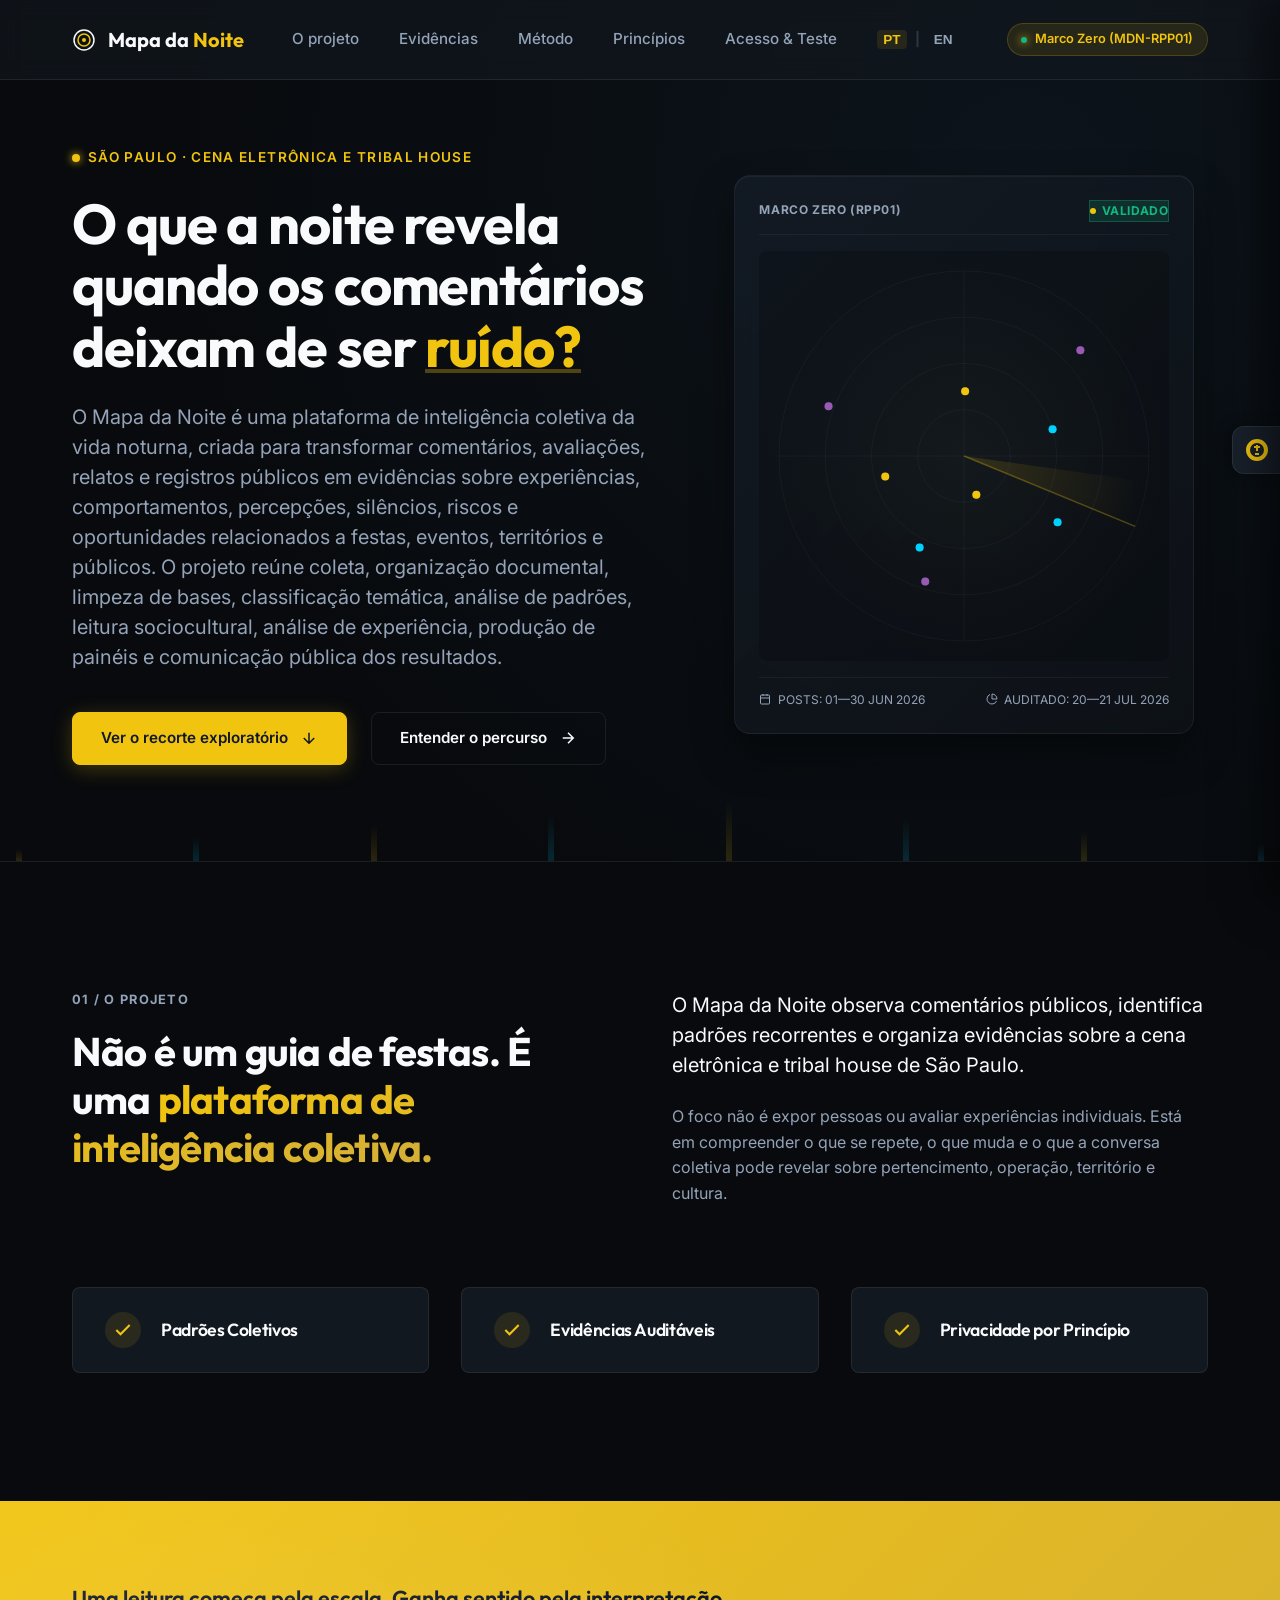
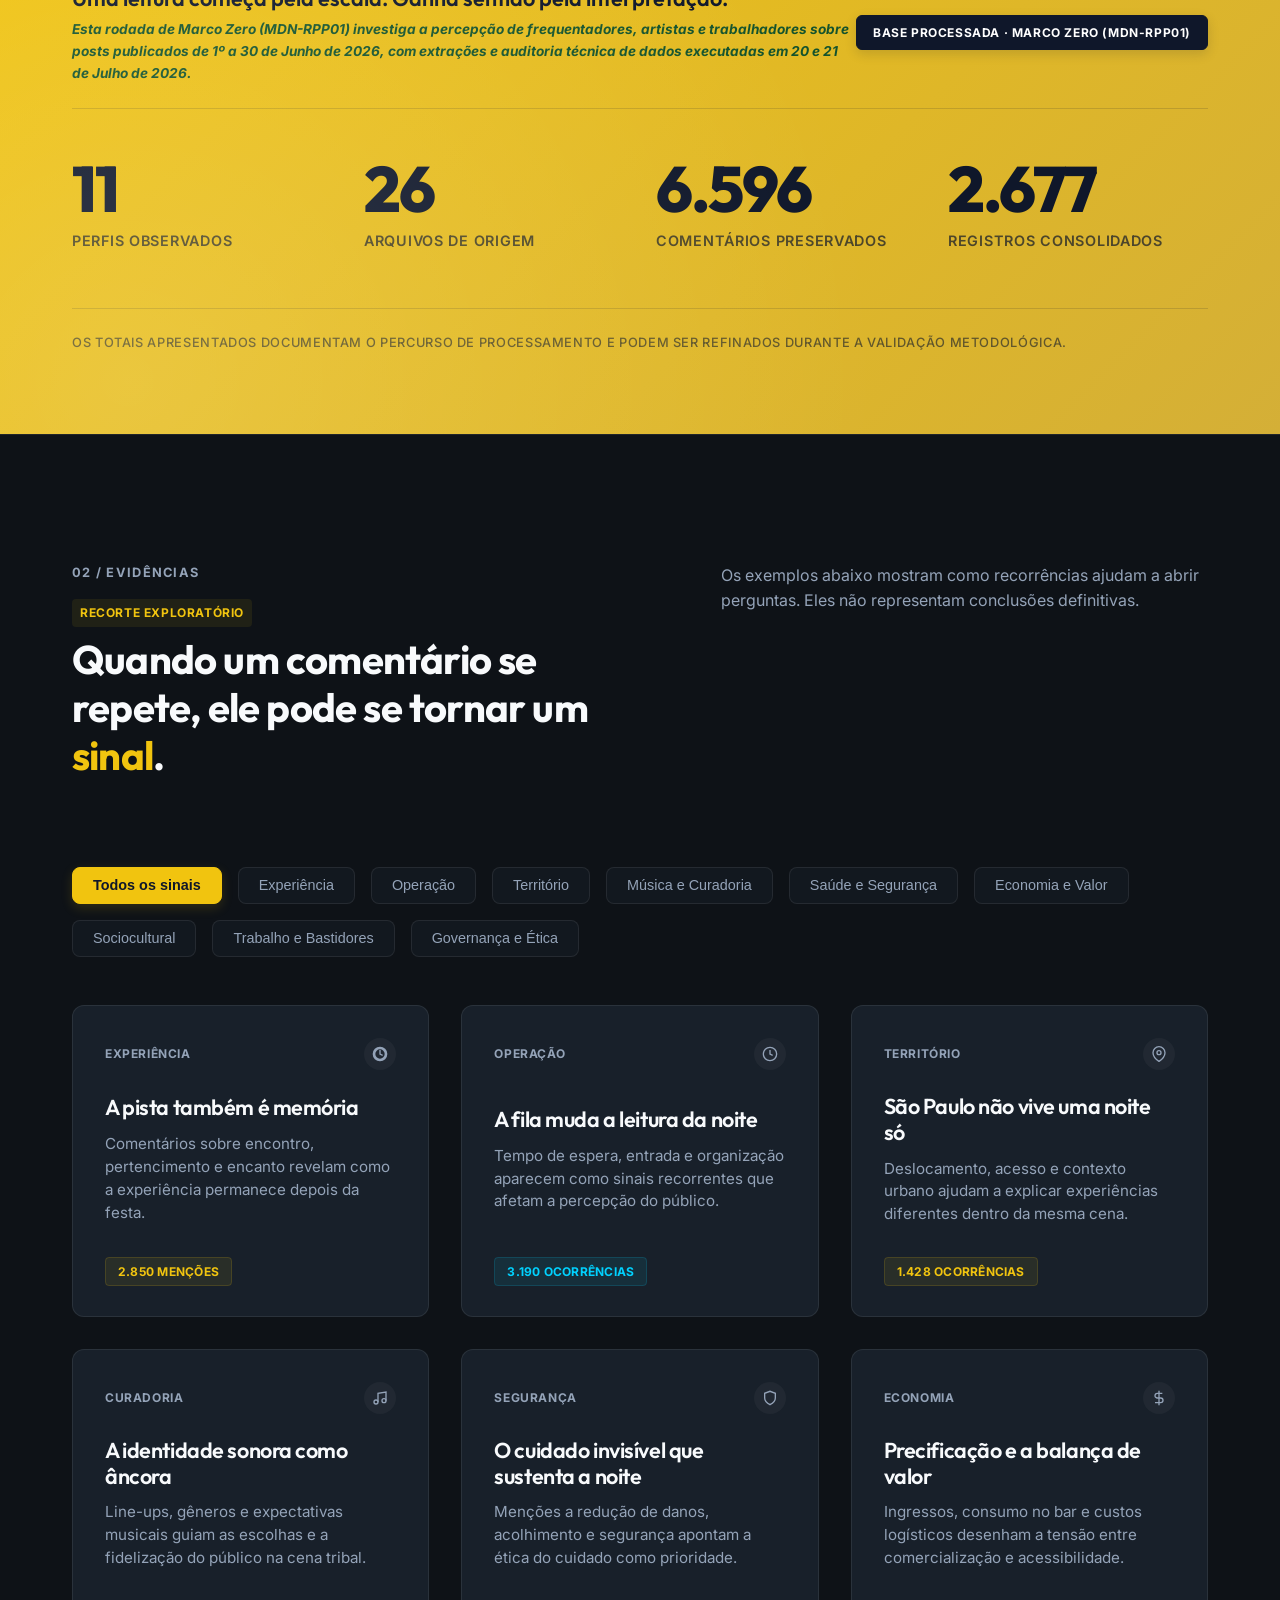
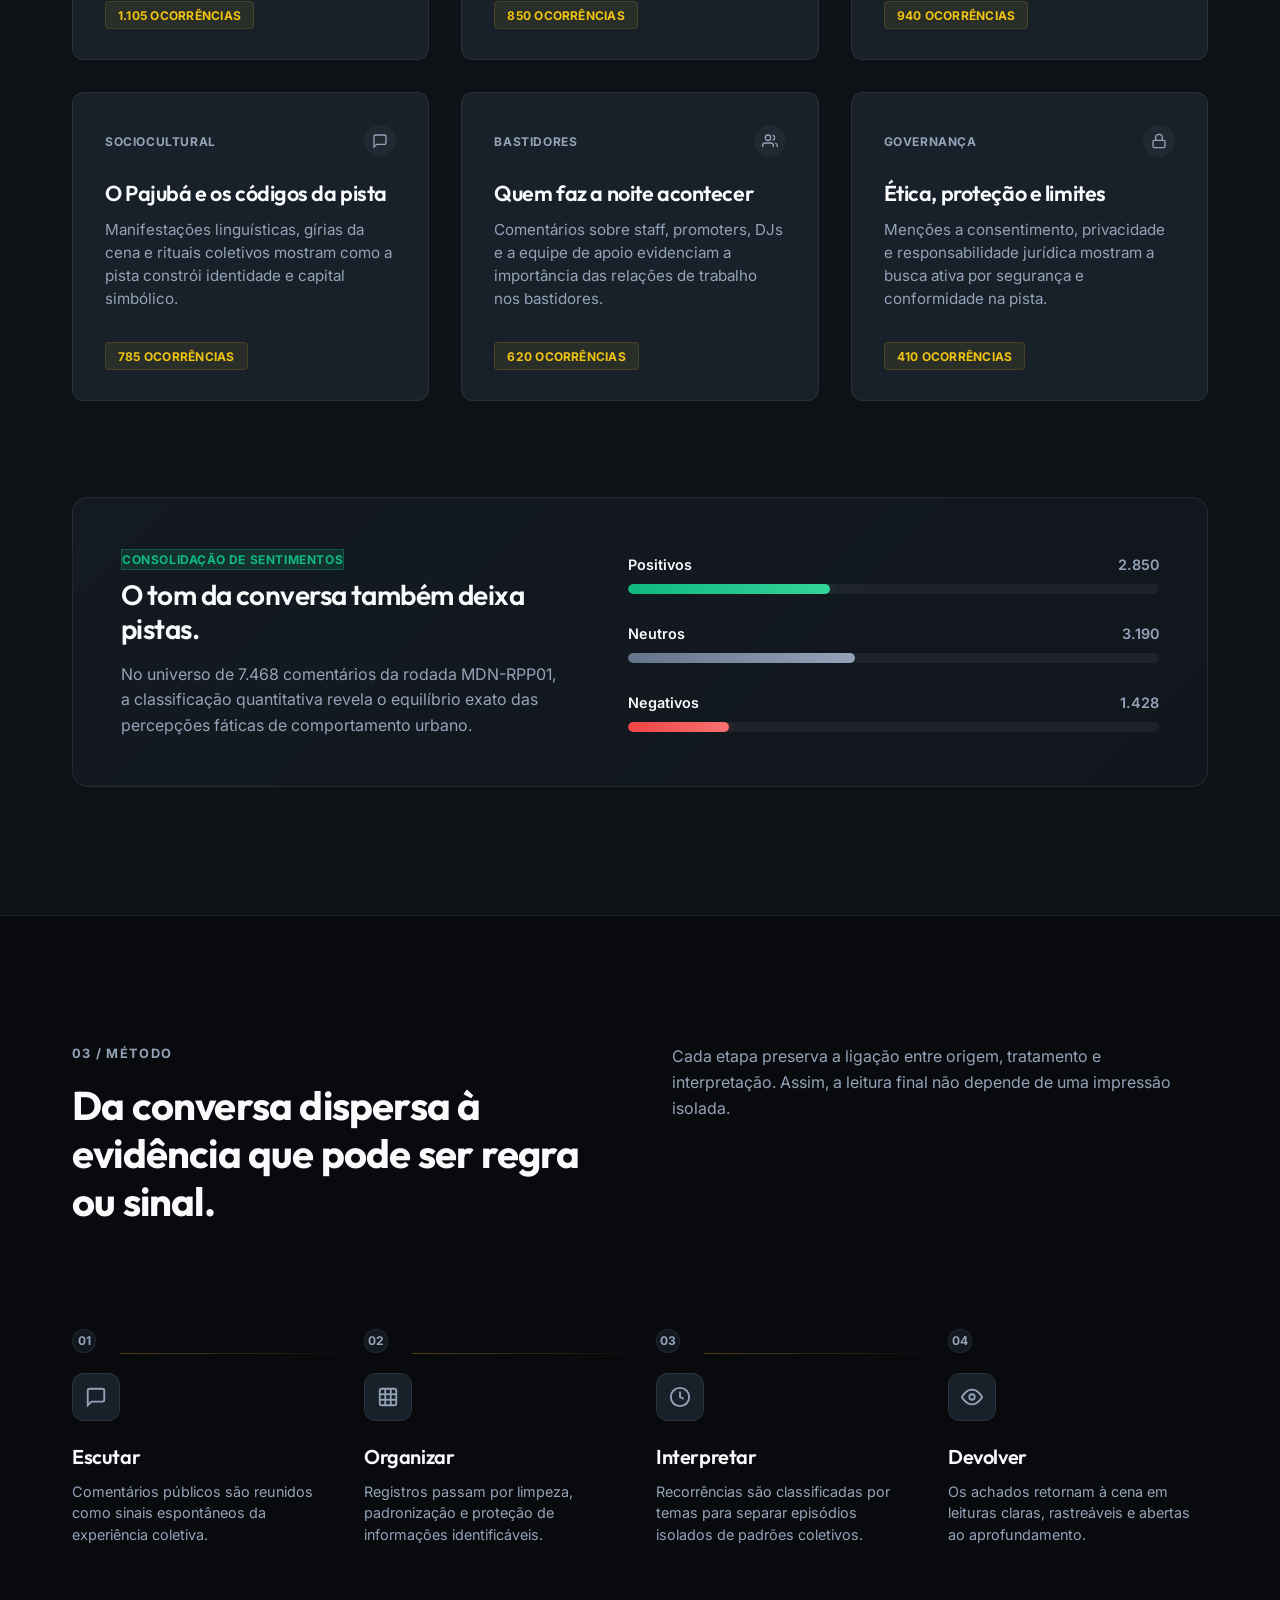
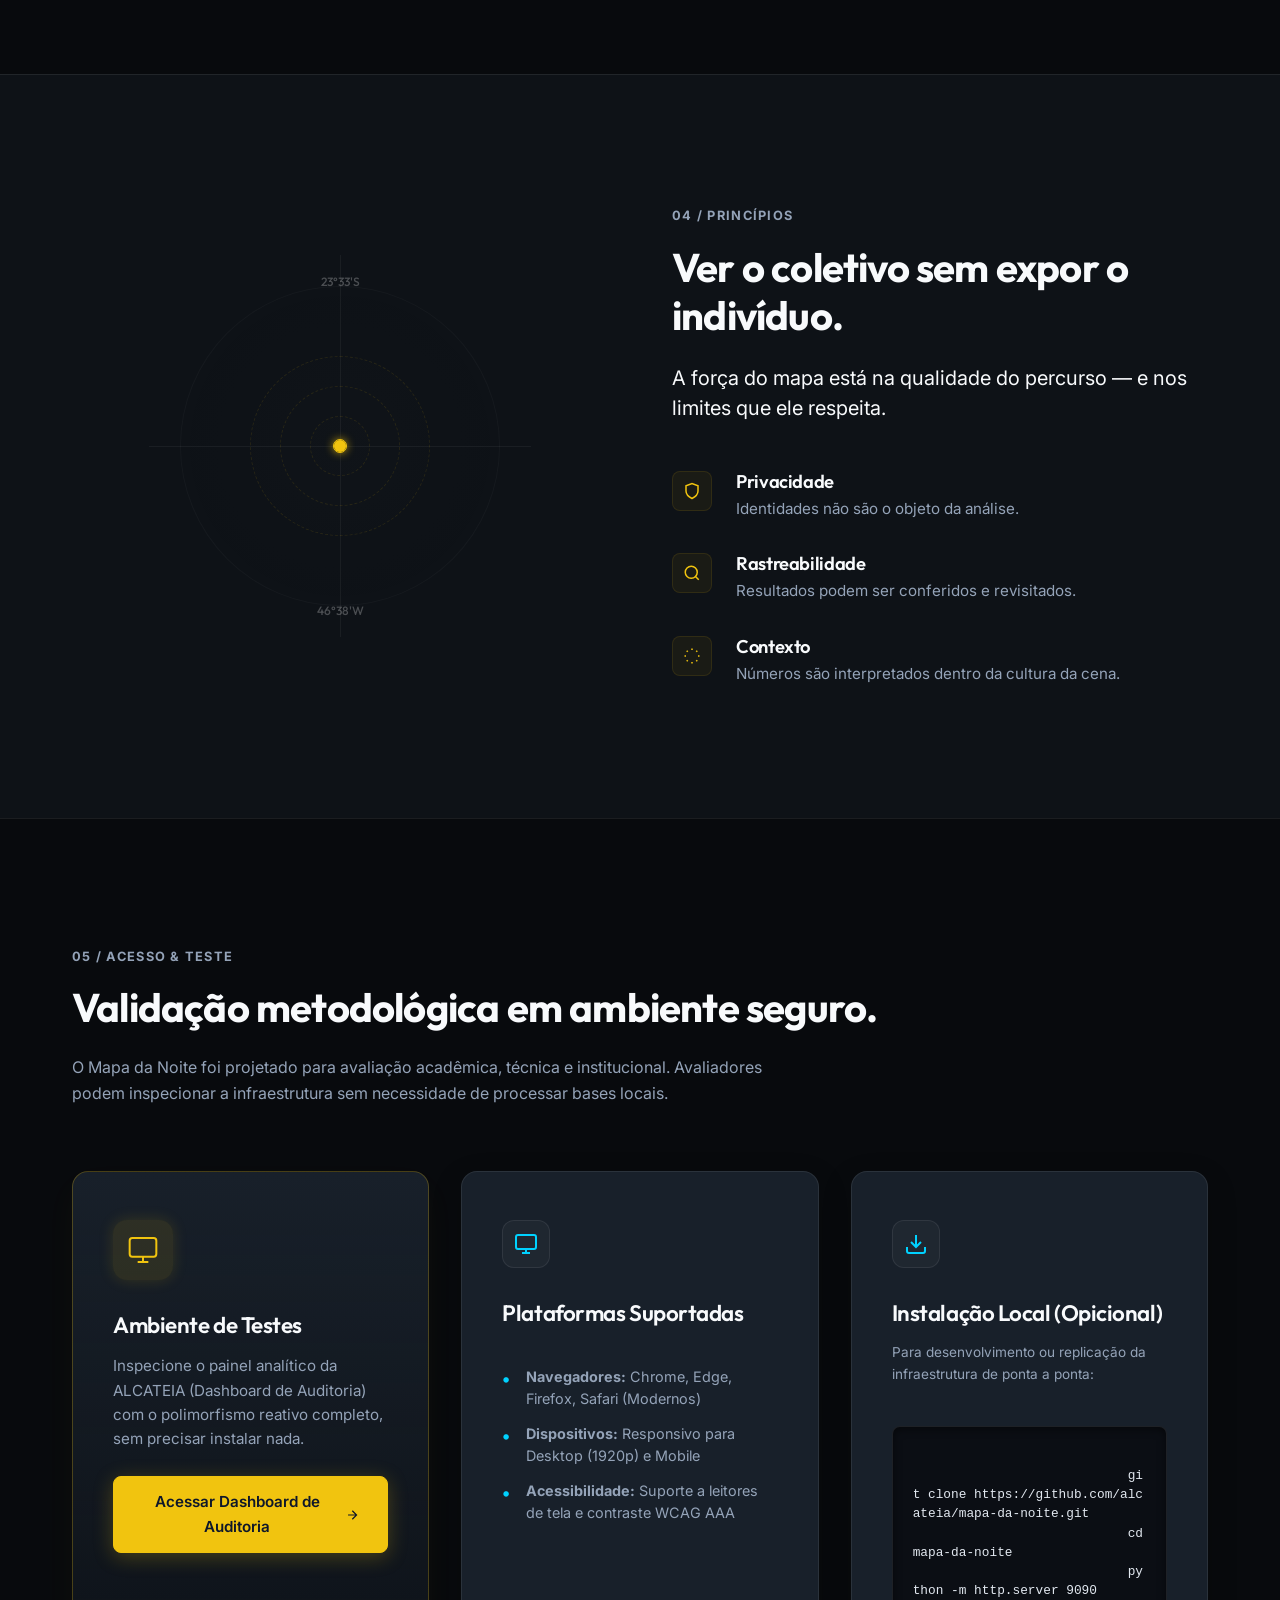
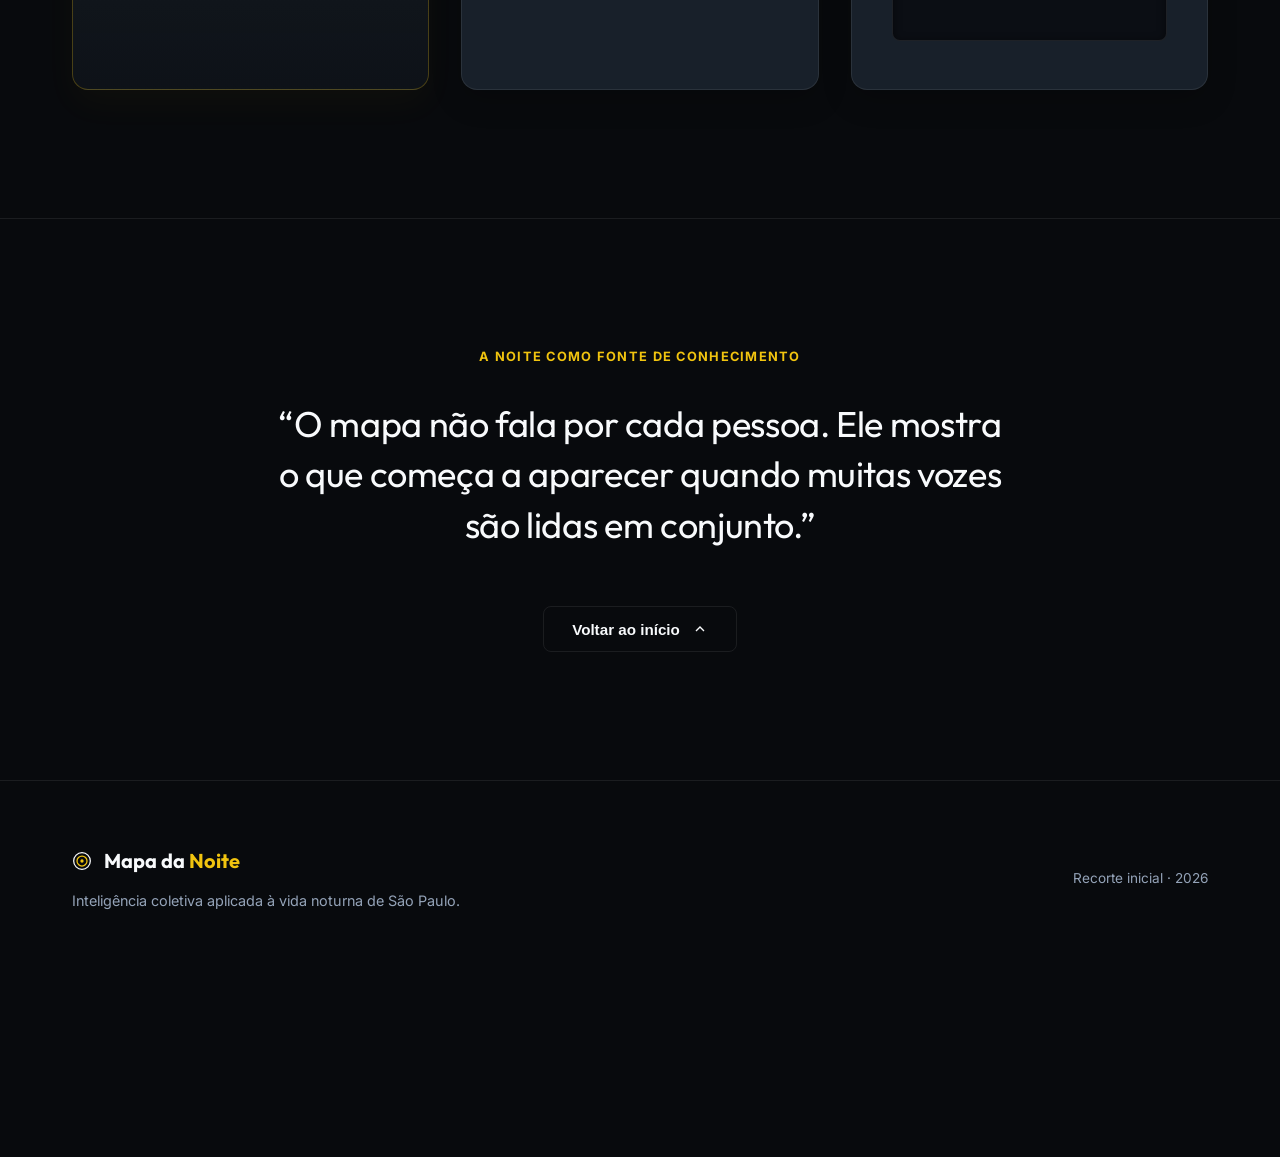
<file: index.html>
<!DOCTYPE html>
<html lang="pt-BR">
<head>
    <meta charset="UTF-8">
    <meta name="viewport" content="width=device-width, initial-scale=1.0">
    <title>Mapa da Noite - Inteligência Coletiva da Vida Noturna de São Paulo</title>
    <meta name="description" content="O Mapa da Noite transforma percepções dispersas em uma leitura coletiva, rastreável e útil sobre a vida noturna de São Paulo.">
    <!-- Google Fonts -->
    <link rel="preconnect" href="https://fonts.googleapis.com">
    <link rel="preconnect" href="https://fonts.gstatic.com" crossorigin>
    <link href="https://fonts.googleapis.com/css2?family=Inter:wght@300;400;500;600;700&family=Outfit:wght@300;400;500;600;700;800&display=swap" rel="stylesheet">
    <!-- Main Stylesheet -->
    <link rel="stylesheet" href="index.css?v=4">
    <!-- Global Error Listener for debugging -->
    <script>
        window.addEventListener('error', function(e) {
            const errorDiv = document.createElement('div');
            errorDiv.style.position = 'fixed';
            errorDiv.style.top = '0';
            errorDiv.style.left = '0';
            errorDiv.style.right = '0';
            errorDiv.style.backgroundColor = '#EF4444';
            errorDiv.style.color = '#FFFFFF';
            errorDiv.style.padding = '1.5rem';
            errorDiv.style.zIndex = '99999';
            errorDiv.style.fontFamily = 'monospace';
            errorDiv.style.fontSize = '0.9rem';
            errorDiv.style.lineHeight = '1.4';
            errorDiv.style.boxShadow = '0 5px 20px rgba(0,0,0,0.5)';
            errorDiv.innerHTML = '<strong>JS Error:</strong> ' + e.message + ' <br><strong>File:</strong> ' + e.filename + ' L:' + e.lineno + ':' + e.colno + '<br><strong>Stack:</strong> ' + (e.error ? e.error.stack : 'N/A');
            document.body.appendChild(errorDiv);
        });
    </script>
</head>
<body>
    <!-- Sticky Header -->
    <header class="main-header">
        <div class="header-container">
            <div class="logo">
                <svg class="logo-icon" viewBox="0 0 24 24" width="24" height="24">
                    <circle cx="12" cy="12" r="10" stroke="currentColor" stroke-width="1.5" fill="none"/>
                    <circle cx="12" cy="12" r="6" stroke="var(--color-primary)" stroke-width="1.5" fill="none" class="pulse-orbit"/>
                    <circle cx="12" cy="12" r="2" fill="var(--color-primary)"/>
                </svg>
                <span class="logo-text">Mapa da <span>Noite</span></span>
            </div>
            <nav class="nav-menu">
                <a href="#projeto" class="nav-link">O projeto</a>
                <a href="#evidencias" class="nav-link">Evidências</a>
                <a href="#metodo" class="nav-link">Método</a>
                <a href="#principios" class="nav-link">Princípios</a>
                <a href="#avaliacao" class="nav-link">Acesso & Teste</a>
                <div class="lang-toggle">
                    <button class="lang-btn active" data-lang="pt">PT</button>
                    <span class="lang-divider">|</span>
                    <button class="lang-btn" data-lang="en">EN</button>
                </div>
            </nav>
            <div class="header-badge">
                <span class="badge-dot" style="background-color: #10b981;"></span> Marco Zero (MDN-RPP01)
            </div>
        </div>
    </header>

    <main>
        <!-- Hero Section -->
        <section class="hero-section">
            <div class="hero-gradient-bg"></div>
            <div class="container hero-grid">
                <div class="hero-content">
                    <div class="hero-tag">
                        <span class="tag-pin"></span> São Paulo · Cena Eletrônica e Tribal House
                    </div>
                    <h1 class="hero-title">
                        O que a noite revela quando os comentários deixam de ser <span class="highlight-text">ruído?</span>
                    </h1>
                    <p class="hero-subtitle">
                        O Mapa da Noite é uma plataforma de inteligência coletiva da vida noturna, criada para transformar comentários, avaliações, relatos e registros públicos em evidências sobre experiências, comportamentos, percepções, silêncios, riscos e oportunidades relacionados a festas, eventos, territórios e públicos. O projeto reúne coleta, organização documental, limpeza de bases, classificação temática, análise de padrões, leitura sociocultural, análise de experiência, produção de painéis e comunicação pública dos resultados.
                    </p>
                    <div class="hero-actions">
                        <a href="#evidencias" class="btn btn-primary">
                            Ver o recorte exploratório
                            <svg viewBox="0 0 24 24" width="18" height="18" fill="none" stroke="currentColor" stroke-width="2"><path d="M12 5v14M5 12l7 7 7-7"/></svg>
                        </a>
                        <a href="#metodo" class="btn btn-secondary">
                            Entender o percurso
                            <svg viewBox="0 0 24 24" width="18" height="18" fill="none" stroke="currentColor" stroke-width="2"><path d="M5 12h14M12 5l7 7-7 7"/></svg>
                        </a>
                    </div>
                </div>
                <div class="hero-visual">
                    <div class="radar-container">
                        <div class="radar-header">
                            <span class="radar-title">MARCO ZERO (RPP01)</span>
                            <span class="radar-status" style="background-color: rgba(16, 185, 129, 0.15); color: #10b981; border: 1px solid rgba(16, 185, 129, 0.3);">VALIDADO</span>
                        </div>
                        <div class="radar-canvas-wrapper">
                            <canvas id="radarCanvas"></canvas>
                            <!-- Interactive Tooltip Overlay -->
                            <div id="radarTooltip" class="radar-tooltip">
                                <p class="tooltip-id">#OBS-000</p>
                                <p class="tooltip-text">Passe o mouse pelos pontos do radar para escutar a noite...</p>
                                <span class="tooltip-meta">Categoria</span>
                            </div>
                        </div>
                        <div class="radar-footer">
                            <span class="radar-date"><svg viewBox="0 0 24 24" width="12" height="12" fill="none" stroke="currentColor" stroke-width="2"><rect x="3" y="4" width="18" height="18" rx="2" ry="2"/><line x1="16" y1="2" x2="16" y2="6"/><line x1="8" y1="2" x2="8" y2="6"/><line x1="3" y1="10" x2="21" y2="10"/></svg> POSTS: 01—30 JUN 2026</span>
                            <span class="radar-aggregate" title="Extração e Auditoria executadas em 20-21/07/2026"><svg viewBox="0 0 24 24" width="12" height="12" fill="none" stroke="currentColor" stroke-width="2"><path d="M21.21 15.89A10 10 0 1 1 8 2.83M22 12A10 10 0 0 0 12 2v10z"/></svg> AUDITADO: 20—21 JUL 2026</span>
                        </div>
                    </div>
                </div>
            </div>
            <!-- Decorative wave or visual bottom divider -->
            <div class="hero-bars-divider">
                <div class="divider-bar" style="height: 20%"></div>
                <div class="divider-bar" style="height: 40%"></div>
                <div class="divider-bar" style="height: 60%"></div>
                <div class="divider-bar" style="height: 80%"></div>
                <div class="divider-bar" style="height: 100%"></div>
                <div class="divider-bar" style="height: 70%"></div>
                <div class="divider-bar" style="height: 50%"></div>
                <div class="divider-bar" style="height: 30%"></div>
            </div>
        </section>

        <!-- Section 1: O Projeto -->
        <section id="projeto" class="section-projeto">
            <div class="container grid-2">
                <div class="projeto-title-area">
                    <span class="section-number">01 / O PROJETO</span>
                    <h2 class="section-title">
                        Não é um guia de festas. É uma <span class="gradient-text-gold">plataforma de inteligência coletiva.</span>
                    </h2>
                </div>
                <div class="projeto-desc-area">
                    <p class="lead-text">
                        O Mapa da Noite observa comentários públicos, identifica padrões recorrentes e organiza evidências sobre a cena eletrônica e tribal house de São Paulo.
                    </p>
                    <p class="body-text">
                        O foco não é expor pessoas ou avaliar experiências individuais. Está em compreender o que se repete, o que muda e o que a conversa coletiva pode revelar sobre pertencimento, operação, território e cultura.
                    </p>
                </div>
            </div>
            
            <div class="container features-row">
                <div class="feature-card">
                    <div class="feature-icon">
                        <svg viewBox="0 0 24 24" width="20" height="20" fill="none" stroke="currentColor" stroke-width="2.5"><path d="M20 6L9 17l-5-5"/></svg>
                    </div>
                    <h3>Padrões Coletivos</h3>
                </div>
                <div class="feature-card">
                    <div class="feature-icon">
                        <svg viewBox="0 0 24 24" width="20" height="20" fill="none" stroke="currentColor" stroke-width="2.5"><path d="M20 6L9 17l-5-5"/></svg>
                    </div>
                    <h3>Evidências Auditáveis</h3>
                </div>
                <div class="feature-card">
                    <div class="feature-icon">
                        <svg viewBox="0 0 24 24" width="20" height="20" fill="none" stroke="currentColor" stroke-width="2.5"><path d="M20 6L9 17l-5-5"/></svg>
                    </div>
                    <h3>Privacidade por Princípio</h3>
                </div>
            </div>
        </section>

        <!-- Scale / Metrics Banner (Gold Banner) -->
        <section class="metrics-banner">
            <div class="container">
                <div class="metrics-header">
                    <div class="metrics-header-text">
                        <p class="metrics-lead">Uma leitura começa pela escala. Ganha sentido pela interpretação.</p>
                        <p class="metrics-sublead" style="font-size: 0.85rem !important; color: #14532D !important; font-weight: 700 !important; font-style: italic !important; line-height: 1.6 !important; margin-top: 0.25rem !important;">Esta rodada de Marco Zero (MDN-RPP01) investiga a percepção de frequentadores, artistas e trabalhadores sobre posts publicados de 1º a 30 de Junho de 2026, com extrações e auditoria técnica de dados executadas em 20 e 21 de Julho de 2026.</p>
                    </div>
                    <span class="metrics-badge" style="background-color: #0F172A !important; color: #FFFFFF !important; padding: 0.45rem 1rem !important; border-radius: 6px !important; border: 1px solid #0F172A !important; box-shadow: 0 4px 12px rgba(15, 23, 42, 0.15) !important; white-space: nowrap !important;">BASE PROCESSADA · MARCO ZERO (MDN-RPP01)</span>
                </div>
                <div class="metrics-grid">
                    <div class="metric-item">
                        <span class="metric-num" data-target="13">0</span>
                        <span class="metric-label">Perfis Observados</span>
                    </div>
                    <div class="metric-item">
                        <span class="metric-num" data-target="30">0</span>
                        <span class="metric-label">Arquivos de Origem</span>
                    </div>
                    <div class="metric-item">
                        <span class="metric-num" data-target="7468">0</span>
                        <span class="metric-label">Comentários Preservados</span>
                    </div>
                    <div class="metric-item">
                        <span class="metric-num" data-target="3032">0</span>
                        <span class="metric-label">Registros Consolidados</span>
                    </div>
                </div>
                <p class="metrics-footer">
                    Os totais apresentados documentam o percurso de processamento e podem ser refinados durante a validação metodológica.
                </p>
            </div>
        </section>

        <!-- Section 2: Evidências -->
        <section id="evidencias" class="section-evidencias">
            <div class="container evidences-intro">
                <div class="intro-left">
                    <span class="section-number">02 / EVIDÊNCIAS</span>
                    <span class="section-tag">RECORTE EXPLORATÓRIO</span>
                    <h2 class="section-title">Quando um comentário se repete, ele pode se tornar um <span class="highlight-text-gold">sinal</span>.</h2>
                </div>
                <div class="intro-right">
                    <p class="body-text">
                        Os exemplos abaixo mostram como recorrências ajudam a abrir perguntas. Eles não representam conclusões definitivas.
                    </p>
                </div>
            </div>

            <!-- Interactive Filters -->
            <div class="container filters-container">
                <button class="filter-btn active" data-filter="all">Todos os sinais</button>
                <button class="filter-btn" data-filter="experiencia">Experiência</button>
                <button class="filter-btn" data-filter="operacao">Operação</button>
                <button class="filter-btn" data-filter="territorio">Território</button>
                <button class="filter-btn" data-filter="musica">Música e Curadoria</button>
                <button class="filter-btn" data-filter="saude">Saúde e Segurança</button>
                <button class="filter-btn" data-filter="economia">Economia e Valor</button>
                <button class="filter-btn" data-filter="sociocultural">Sociocultural</button>
                <button class="filter-btn" data-filter="bastidores">Trabalho e Bastidores</button>
                <button class="filter-btn" data-filter="governanca">Governança e Ética</button>
            </div>

            <!-- Signal Cards Grid -->
            <div class="container cards-grid">
                <!-- Card 1: Experiência -->
                <div class="signal-card" data-category="experiencia">
                    <div class="card-header">
                        <span class="card-tag">Experiência</span>
                        <span class="card-icon">
                            <svg viewBox="0 0 24 24" width="16" height="16" fill="none" stroke="currentColor" stroke-width="2"><path d="M12 2a10 10 0 1 0 10 10A10 10 0 0 0 12 2zm0 18a8 8 0 1 1 8-8 8 8 0 0 1-8 8z"/><path d="M12 6v6l4 2"/></svg>
                        </span>
                    </div>
                    <div class="card-content">
                        <h3>A pista também é memória</h3>
                        <p>Comentários sobre encontro, pertencimento e encanto revelam como a experiência permanece depois da festa.</p>
                    </div>
                    <div class="card-footer">
                        <span class="badge-count">2.850 MENÇÕES</span>
                    </div>
                </div>

                <!-- Card 2: Operação -->
                <div class="signal-card" data-category="operacao">
                    <div class="card-header">
                        <span class="card-tag">Operação</span>
                        <span class="card-icon">
                            <svg viewBox="0 0 24 24" width="16" height="16" fill="none" stroke="currentColor" stroke-width="2"><circle cx="12" cy="12" r="10"/><path d="M12 6v6l4 2"/></svg>
                        </span>
                    </div>
                    <div class="card-content">
                        <h3>A fila muda a leitura da noite</h3>
                        <p>Tempo de espera, entrada e organização aparecem como sinais recorrentes que afetam a percepção do público.</p>
                    </div>
                    <div class="card-footer">
                        <span class="badge-count">3.190 OCORRÊNCIAS</span>
                    </div>
                </div>

                <!-- Card 3: Território -->
                <div class="signal-card" data-category="territorio">
                    <div class="card-header">
                        <span class="card-tag">Território</span>
                        <span class="card-icon">
                            <svg viewBox="0 0 24 24" width="16" height="16" fill="none" stroke="currentColor" stroke-width="2"><path d="M21 10c0 7-9 13-9 13s-9-6-9-13a9 9 0 0 1 18 0z"/><circle cx="12" cy="10" r="3"/></svg>
                        </span>
                    </div>
                    <div class="card-content">
                        <h3>São Paulo não vive uma noite só</h3>
                        <p>Deslocamento, acesso e contexto urbano ajudam a explicar experiências diferentes dentro da mesma cena.</p>
                    </div>
                    <div class="card-footer">
                        <span class="badge-count">1.428 OCORRÊNCIAS</span>
                    </div>
                </div>

                <!-- Card 4: Música e Curadoria -->
                <div class="signal-card" data-category="musica">
                    <div class="card-header">
                        <span class="card-tag">Curadoria</span>
                        <span class="card-icon">
                            <svg viewBox="0 0 24 24" width="16" height="16" fill="none" stroke="currentColor" stroke-width="2"><path d="M9 18V5l12-2v13"></path><circle cx="6" cy="18" r="3"></circle><circle cx="18" cy="16" r="3"></circle></svg>
                        </span>
                    </div>
                    <div class="card-content">
                        <h3>A identidade sonora como âncora</h3>
                        <p>Line-ups, gêneros e expectativas musicais guiam as escolhas e a fidelização do público na cena tribal.</p>
                    </div>
                    <div class="card-footer">
                        <span class="badge-count">1.105 OCORRÊNCIAS</span>
                    </div>
                </div>

                <!-- Card 5: Saúde e Segurança -->
                <div class="signal-card" data-category="saude">
                    <div class="card-header">
                        <span class="card-tag">Segurança</span>
                        <span class="card-icon">
                            <svg viewBox="0 0 24 24" width="16" height="16" fill="none" stroke="currentColor" stroke-width="2"><path d="M12 22s8-4 8-10V5l-8-3-8 3v7c0 6 8 10 8 10z"></path></svg>
                        </span>
                    </div>
                    <div class="card-content">
                        <h3>O cuidado invisível que sustenta a noite</h3>
                        <p>Menções a redução de danos, acolhimento e segurança apontam a ética do cuidado como prioridade.</p>
                    </div>
                    <div class="card-footer">
                        <span class="badge-count">850 OCORRÊNCIAS</span>
                    </div>
                </div>

                <!-- Card 6: Economia e Valor -->
                <div class="signal-card" data-category="economia">
                    <div class="card-header">
                        <span class="card-tag">Economia</span>
                        <span class="card-icon">
                            <svg viewBox="0 0 24 24" width="16" height="16" fill="none" stroke="currentColor" stroke-width="2"><line x1="12" y1="1" x2="12" y2="23"></line><path d="M17 5H9.5a3.5 3.5 0 0 0 0 7h5a3.5 3.5 0 0 1 0 7H6"></path></svg>
                        </span>
                    </div>
                    <div class="card-content">
                        <h3>Precificação e a balança de valor</h3>
                        <p>Ingressos, consumo no bar e custos logísticos desenham a tensão entre comercialização e acessibilidade.</p>
                    </div>
                    <div class="card-footer">
                        <span class="badge-count">940 OCORRÊNCIAS</span>
                    </div>
                </div>

                <!-- Card 7: Sociocultural -->
                <div class="signal-card" data-category="sociocultural">
                    <div class="card-header">
                        <span class="card-tag">Sociocultural</span>
                        <span class="card-icon">
                            <svg viewBox="0 0 24 24" width="16" height="16" fill="none" stroke="currentColor" stroke-width="2"><path d="M21 15a2 2 0 0 1-2 2H7l-4 4V5a2 2 0 0 1 2-2h14a2 2 0 0 1 2 2z"></path></svg>
                        </span>
                    </div>
                    <div class="card-content">
                        <h3>O Pajubá e os códigos da pista</h3>
                        <p>Manifestações linguísticas, gírias da cena e rituais coletivos mostram como a pista constrói identidade e capital simbólico.</p>
                    </div>
                    <div class="card-footer">
                        <span class="badge-count">785 OCORRÊNCIAS</span>
                    </div>
                </div>

                <!-- Card 8: Trabalho e Bastidores -->
                <div class="signal-card" data-category="bastidores">
                    <div class="card-header">
                        <span class="card-tag">Bastidores</span>
                        <span class="card-icon">
                            <svg viewBox="0 0 24 24" width="16" height="16" fill="none" stroke="currentColor" stroke-width="2"><path d="M17 21v-2a4 4 0 0 0-4-4H5a4 4 0 0 0-4 4v2"></path><circle cx="9" cy="7" r="4"></circle><path d="M23 21v-2a4 4 0 0 0-3-3.87"></path><path d="M16 3.13a4 4 0 0 1 0 7.75"></path></svg>
                        </span>
                    </div>
                    <div class="card-content">
                        <h3>Quem faz a noite acontecer</h3>
                        <p>Comentários sobre staff, promoters, DJs e a equipe de apoio evidenciam a importância das relações de trabalho nos bastidores.</p>
                    </div>
                    <div class="card-footer">
                        <span class="badge-count">620 OCORRÊNCIAS</span>
                    </div>
                </div>

                <!-- Card 9: Governança e Ética -->
                <div class="signal-card" data-category="governanca">
                    <div class="card-header">
                        <span class="card-tag">Governança</span>
                        <span class="card-icon">
                            <svg viewBox="0 0 24 24" width="16" height="16" fill="none" stroke="currentColor" stroke-width="2"><rect x="3" y="11" width="18" height="11" rx="2" ry="2"></rect><path d="M7 11V7a5 5 0 0 1 10 0v4"></path></svg>
                        </span>
                    </div>
                    <div class="card-content">
                        <h3>Ética, proteção e limites</h3>
                        <p>Menções a consentimento, privacidade e responsabilidade jurídica mostram a busca ativa por segurança e conformidade na pista.</p>
                    </div>
                    <div class="card-footer">
                        <span class="badge-count">410 OCORRÊNCIAS</span>
                    </div>
                </div>
            </div>

            <!-- Sentiment Chart Component -->
            <div class="container sentiment-wrapper">
                <div class="sentiment-box">
                    <div class="sentiment-info">
                        <span class="chart-tag" style="background-color: rgba(16, 185, 129, 0.15); color: #10b981; border: 1px solid rgba(16, 185, 129, 0.3);">CONSOLIDAÇÃO DE SENTIMENTOS</span>
                        <h3>O tom da conversa também deixa pistas.</h3>
                        <p>No universo de 7.468 comentários da rodada MDN-RPP01, a classificação quantitativa revela o equilíbrio exato das percepções fáticas de comportamento urbano.</p>
                    </div>
                    <div class="sentiment-chart">
                        <!-- Positive -->
                        <div class="chart-row">
                            <div class="row-label">
                                <span>Positivos</span>
                                <span class="row-value">2.850</span>
                            </div>
                            <div class="bar-container">
                                <div class="bar-fill positive" data-value="2850" style="width: 0%"></div>
                            </div>
                        </div>
                        <!-- Neutral -->
                        <div class="chart-row">
                            <div class="row-label">
                                <span>Neutros</span>
                                <span class="row-value">3.190</span>
                            </div>
                            <div class="bar-container">
                                <div class="bar-fill neutral" data-value="3190" style="width: 0%"></div>
                            </div>
                        </div>
                        <!-- Negative -->
                        <div class="chart-row">
                            <div class="row-label">
                                <span>Negativos</span>
                                <span class="row-value">1.428</span>
                            </div>
                            <div class="bar-container">
                                <div class="bar-fill negative" data-value="1428" style="width: 0%"></div>
                            </div>
                        </div>
                    </div>
                </div>
            </div>
        </section>

        <!-- Section 3: Método -->
        <section id="metodo" class="section-metodo">
            <div class="container grid-2">
                <div class="metodo-title-area">
                    <span class="section-number">03 / MÉTODO</span>
                    <h2 class="section-title">Da conversa dispersa à evidência que pode ser regra ou sinal.</h2>
                </div>
                <div class="metodo-desc-area">
                    <p class="body-text">
                        Cada etapa preserva a ligação entre origem, tratamento e interpretação. Assim, a leitura final não depende de uma impressão isolada.
                    </p>
                </div>
            </div>

            <!-- Methodology Steps Grid -->
            <div class="container steps-grid">
                <!-- Step 01 -->
                <div class="step-card">
                    <div class="step-line-decorator"></div>
                    <div class="step-num-bubble">01</div>
                    <div class="step-icon-wrapper">
                        <svg viewBox="0 0 24 24" width="22" height="22" fill="none" stroke="currentColor" stroke-width="2"><path d="M21 15a2 2 0 0 1-2 2H7l-4 4V5a2 2 0 0 1 2-2h14a2 2 0 0 1 2 2z"/></svg>
                    </div>
                    <h3>Escutar</h3>
                    <p>Comentários públicos são reunidos como sinais espontâneos da experiência coletiva.</p>
                </div>

                <!-- Step 02 -->
                <div class="step-card">
                    <div class="step-line-decorator"></div>
                    <div class="step-num-bubble">02</div>
                    <div class="step-icon-wrapper">
                        <svg viewBox="0 0 24 24" width="22" height="22" fill="none" stroke="currentColor" stroke-width="2"><rect x="3" y="3" width="18" height="18" rx="2" ry="2"/><line x1="9" y1="3" x2="9" y2="21"/><line x1="15" y1="3" x2="15" y2="21"/><line x1="3" y1="9" x2="21" y2="9"/><line x1="3" y1="15" x2="21" y2="15"/></svg>
                    </div>
                    <h3>Organizar</h3>
                    <p>Registros passam por limpeza, padronização e proteção de informações identificáveis.</p>
                </div>

                <!-- Step 03 -->
                <div class="step-card">
                    <div class="step-line-decorator"></div>
                    <div class="step-num-bubble">03</div>
                    <div class="step-icon-wrapper">
                        <svg viewBox="0 0 24 24" width="22" height="22" fill="none" stroke="currentColor" stroke-width="2"><path d="M12 22c5.523 0 10-4.477 10-10S17.523 2 12 2 2 6.477 2 12s4.477 10 10 10z"/><path d="M12 6v6l4 2"/></svg>
                    </div>
                    <h3>Interpretar</h3>
                    <p>Recorrências são classificadas por temas para separar episódios isolados de padrões coletivos.</p>
                </div>

                <!-- Step 04 -->
                <div class="step-card">
                    <div class="step-num-bubble">04</div>
                    <div class="step-icon-wrapper">
                        <svg viewBox="0 0 24 24" width="22" height="22" fill="none" stroke="currentColor" stroke-width="2"><path d="M1 12s4-8 11-8 11 8 11 8-4 8-11 8-11-8-11-8z"/><circle cx="12" cy="12" r="3"/></svg>
                    </div>
                    <h3>Devolver</h3>
                    <p>Os achados retornam à cena em leituras claras, rastreáveis e abertas ao aprofundamento.</p>
                </div>
            </div>
        </section>

        <!-- Section 4: Princípios -->
        <section id="principios" class="section-principios">
            <div class="container grid-2 grid-principios">
                <div class="principios-visual">
                    <div class="coordinates-grid">
                        <div class="coords-line x-line"></div>
                        <div class="coords-line y-line"></div>
                        <span class="coord-label top-left">23°33'S</span>
                        <span class="coord-label bottom-right">46°38'W</span>
                        <!-- Custom styled target grid or orbits -->
                        <div class="orbit-radar-decorator">
                            <div class="ring ring-1"></div>
                            <div class="ring ring-2"></div>
                            <div class="ring ring-3"></div>
                            <div class="center-core"></div>
                            <div class="pulse-ring"></div>
                        </div>
                    </div>
                </div>
                <div class="principios-content">
                    <span class="section-number">04 / PRINCÍPIOS</span>
                    <h2 class="section-title">Ver o coletivo sem expor o indivíduo.</h2>
                    <p class="lead-text">
                        A força do mapa está na qualidade do percurso — e nos limites que ele respeita.
                    </p>

                    <div class="principles-list">
                        <div class="principle-item">
                            <div class="principle-icon">
                                <svg viewBox="0 0 24 24" width="18" height="18" fill="none" stroke="currentColor" stroke-width="2"><path d="M12 22s8-4 8-10V5l-8-3-8 3v7c0 6 8 10 8 10z"/></svg>
                            </div>
                            <div class="principle-text">
                                <h3>Privacidade</h3>
                                <p>Identidades não são o objeto da análise.</p>
                            </div>
                        </div>

                        <div class="principle-item">
                            <div class="principle-icon">
                                <svg viewBox="0 0 24 24" width="18" height="18" fill="none" stroke="currentColor" stroke-width="2"><circle cx="11" cy="11" r="8"/><line x1="21" y1="21" x2="16.65" y2="16.65"/></svg>
                            </div>
                            <div class="principle-text">
                                <h3>Rastreabilidade</h3>
                                <p>Resultados podem ser conferidos e revisitados.</p>
                            </div>
                        </div>

                        <div class="principle-item">
                            <div class="principle-icon">
                                <svg viewBox="0 0 24 24" width="18" height="18" fill="none" stroke="currentColor" stroke-width="2"><path d="M12 2v2M12 20v2M4.93 4.93l1.41 1.41M17.66 17.66l1.41 1.41M2 12h2M20 12h2M6.34 17.66l-1.41 1.41M19.07 4.93l-1.41 1.41"/></svg>
                            </div>
                            <div class="principle-text">
                                <h3>Contexto</h3>
                                <p>Números são interpretados dentro da cultura da cena.</p>
                            </div>
                        </div>
                    </div>
                </div>
            </div>
        </section>

        <!-- Section 5: Avaliação & Acesso -->
        <section id="avaliacao" class="section-avaliacao">
            <div class="container">
                <div class="avaliacao-header">
                    <span class="section-number">05 / ACESSO & TESTE</span>
                    <h2 class="section-title">Validação metodológica em ambiente seguro.</h2>
                    <p class="body-text" style="max-width: 700px; margin-bottom: 3rem;">
                        O Mapa da Noite foi projetado para avaliação acadêmica, técnica e institucional. Avaliadores podem inspecionar a infraestrutura sem necessidade de processar bases locais.
                    </p>
                </div>

                <div class="avaliacao-grid">
                    <!-- Ambiente de Testes -->
                    <div class="avaliacao-card destaque">
                        <div class="card-icon-large">
                            <svg viewBox="0 0 24 24" width="32" height="32" fill="none" stroke="currentColor" stroke-width="1.5"><rect x="2" y="3" width="20" height="14" rx="2" ry="2"></rect><line x1="8" y1="21" x2="16" y2="21"></line><line x1="12" y1="17" x2="12" y2="21"></line></svg>
                        </div>
                        <h3>Ambiente de Testes</h3>
                        <p>Inspecione o painel analítico da ALCATEIA (Dashboard de Auditoria) com o polimorfismo reativo completo, sem precisar instalar nada.</p>
                        <a href="http://localhost:8888" target="_blank" class="btn btn-primary" style="margin-top: 1.5rem; width: 100%; text-align: center;">
                            Acessar Dashboard de Auditoria
                            <svg viewBox="0 0 24 24" width="18" height="18" fill="none" stroke="currentColor" stroke-width="2"><path d="M5 12h14M12 5l7 7-7 7"/></svg>
                        </a>
                    </div>

                    <!-- Plataformas Suportadas -->
                    <div class="avaliacao-card">
                        <div class="card-icon-small">
                            <svg viewBox="0 0 24 24" width="24" height="24" fill="none" stroke="currentColor" stroke-width="2"><rect x="2" y="3" width="20" height="14" rx="2" ry="2"></rect><line x1="8" y1="21" x2="16" y2="21"></line><line x1="12" y1="17" x2="12" y2="21"></line></svg>
                        </div>
                        <h3>Plataformas Suportadas</h3>
                        <ul class="avaliacao-list">
                            <li><strong>Navegadores:</strong> Chrome, Edge, Firefox, Safari (Modernos)</li>
                            <li><strong>Dispositivos:</strong> Responsivo para Desktop (1920p) e Mobile</li>
                            <li><strong>Acessibilidade:</strong> Suporte a leitores de tela e contraste WCAG AAA</li>
                        </ul>
                    </div>

                    <!-- Instruções de Instalação -->
                    <div class="avaliacao-card">
                        <div class="card-icon-small">
                            <svg viewBox="0 0 24 24" width="24" height="24" fill="none" stroke="currentColor" stroke-width="2"><path d="M21 15v4a2 2 0 0 1-2 2H5a2 2 0 0 1-2-2v-4"></path><polyline points="7 10 12 15 17 10"></polyline><line x1="12" y1="15" x2="12" y2="3"></line></svg>
                        </div>
                        <h3>Instalação Local (Opicional)</h3>
                        <p style="font-size: 0.85rem; color: var(--color-text-muted); margin-bottom: 1rem;">Para desenvolvimento ou replicação da infraestrutura de ponta a ponta:</p>
                        <div class="code-snippet">
                            <code>git clone https://github.com/alcateia/mapa-da-noite.git</code>
                            <code>cd mapa-da-noite</code>
                            <code>python -m http.server 9090</code>
                        </div>
                    </div>
                </div>
            </div>
        </section>

        <!-- Quote Banner -->
        <section class="quote-banner-section">
            <div class="container quote-container">
                <span class="quote-tag">A NOITE COMO FONTE DE CONHECIMENTO</span>
                <blockquote class="quote-text">
                    “O mapa não fala por cada pessoa. Ele mostra o que começa a aparecer quando muitas vozes são lidas em conjunto.”
                </blockquote>
                <button id="scrollTopBtn" class="btn btn-secondary">
                    Voltar ao início
                    <svg viewBox="0 0 24 24" width="16" height="16" fill="none" stroke="currentColor" stroke-width="2"><path d="M18 15l-6-6-6 6"/></svg>
                </button>
            </div>
        </section>
    </main>

    <!-- Footer -->
    <footer class="main-footer">
        <div class="container footer-grid">
            <div class="footer-brand">
                <div class="logo">
                    <svg class="logo-icon" viewBox="0 0 24 24" width="20" height="20">
                        <circle cx="12" cy="12" r="10" stroke="currentColor" stroke-width="1.5" fill="none"/>
                        <circle cx="12" cy="12" r="6" stroke="var(--color-primary)" stroke-width="1.5" fill="none"/>
                        <circle cx="12" cy="12" r="2" fill="var(--color-primary)"/>
                    </svg>
                    <span class="logo-text">Mapa da <span>Noite</span></span>
                </div>
                <p>Inteligência coletiva aplicada à vida noturna de São Paulo.</p>
            </div>
            <div class="footer-meta">
                <span>Recorte inicial · 2026</span>
            </div>
        </div>
    </footer>

    <!-- Floating SoundCloud Player -->
    <div class="soundcloud-floating">
        <iframe width="100%" height="166" scrolling="no" frameborder="no" allow="autoplay" src="https://w.soundcloud.com/player/?url=https%3A//soundcloud.com/d13g0s1lv4/sets/glow-pride&color=%23f1c40f&auto_play=false&hide_related=true&show_comments=false&show_user=true&show_reposts=false&show_teaser=false"></iframe>
    </div>

    <!-- Accessibility Floating Trigger Button -->
    <button class="accessibility-trigger" id="accTriggerBtn" title="Ferramentas de Acessibilidade / Accessibility Tools" aria-label="Ferramentas de Acessibilidade">
        <svg viewBox="0 0 24 24" width="24" height="24" fill="none" stroke="currentColor" stroke-width="2">
            <path d="M12 2a10 10 0 1 0 10 10A10 10 0 0 0 12 2zm0 18a8 8 0 1 1 8-8 8 8 0 0 1-8 8z"/>
            <path d="M12 7v6M9 9h6M10 16h4"/>
        </svg>
    </button>

    <!-- Accessibility Sidebar Panel -->
    <div class="accessibility-sidebar" id="accSidebar">
        <div class="accessibility-sidebar-header">
            <h2 data-i18n="acc-title">Acessibilidade</h2>
            <button class="accessibility-close-btn" id="accCloseBtn" title="Fechar / Close">×</button>
        </div>
        <div class="accessibility-sidebar-content">
            <!-- Text Size -->
            <div class="accessibility-tool-group">
                <h3 data-i18n="acc-font-size">Tamanho do Texto</h3>
                <div class="accessibility-btn-row">
                    <button class="accessibility-btn-small" id="btnFontDec" title="Diminuir Fonte / Decrease Font">A-</button>
                    <button class="accessibility-btn-small active" id="btnFontReset" title="Fonte Padrão / Reset Font">A</button>
                    <button class="accessibility-btn-small" id="btnFontInc" title="Aumentar Fonte / Increase Font">A+</button>
                </div>
            </div>

            <!-- Contrast Toggle -->
            <div class="accessibility-tool-group">
                <h3 data-i18n="acc-contrast">Contraste</h3>
                <button class="accessibility-btn" id="btnContrastToggle">
                    <span data-i18n="acc-high-contrast">Alto Contraste</span>
                    <svg viewBox="0 0 24 24" width="16" height="16" fill="none" stroke="currentColor" stroke-width="2"><path d="M12 22c5.523 0 10-4.477 10-10S17.523 2 12 2 2 6.477 2 12s4.477 10 10 10z"/><path d="M12 18V6a6 6 0 0 1 0 12z"/></svg>
                </button>
            </div>

            <!-- Line Spacing -->
            <div class="accessibility-tool-group">
                <h3 data-i18n="acc-spacing">Espaçamento</h3>
                <button class="accessibility-btn" id="btnSpacingToggle">
                    <span data-i18n="acc-generous-spacing">Espaçamento Ampliado</span>
                    <svg viewBox="0 0 24 24" width="16" height="16" fill="none" stroke="currentColor" stroke-width="2"><line x1="4" y1="9" x2="20" y2="9"/><line x1="4" y1="15" x2="20" y2="15"/></svg>
                </button>
            </div>

            <!-- Underline Links -->
            <div class="accessibility-tool-group">
                <h3 data-i18n="acc-links">Links</h3>
                <button class="accessibility-btn" id="btnLinksToggle">
                    <span data-i18n="acc-underline-links">Sublinhar Links</span>
                    <svg viewBox="0 0 24 24" width="16" height="16" fill="none" stroke="currentColor" stroke-width="2"><path d="M10 13a5 5 0 0 0 7.54.54l3-3a5 5 0 0 0-7.07-7.07l-1.72 1.71"/><path d="M14 11a5 5 0 0 0-7.54-.54l-3 3a5 5 0 0 0 7.07 7.07l1.71-1.71"/></svg>
                </button>
            </div>

            <!-- Dyslexia Font Toggle -->
            <div class="accessibility-tool-group">
                <h3 data-i18n="acc-dyslexia">Legibilidade</h3>
                <button class="accessibility-btn" id="btnDyslexiaToggle">
                    <span data-i18n="acc-dyslexia-font">Fonte p/ Dislexia</span>
                    <svg viewBox="0 0 24 24" width="16" height="16" fill="none" stroke="currentColor" stroke-width="2"><path d="M4 19.5A2.5 2.5 0 0 1 6.5 17H20M4 19.5A2.5 2.5 0 0 0 6.5 22H20M4 19.5V3a1 1 0 0 1 1-1h13a1 1 0 0 1 1 1v14.5a2.5 2.5 0 0 0-2.5-2.5H6.5a2.5 2.5 0 0 0-2.5 2.5z"/></svg>
                </button>
            </div>

            <!-- Reset Adjustments -->
            <div class="accessibility-tool-group" style="margin-top: 1rem;">
                <button class="accessibility-btn" id="btnAccReset" style="border-color: rgba(239, 68, 68, 0.3); color: #ef4444; justify-content: center; background: rgba(239, 68, 68, 0.02);">
                    <span data-i18n="acc-reset-all">Resetar Ajustes</span>
                </button>
            </div>
        </div>
    </div>

    <!-- Accessibility Backdrop Overlay -->
    <div class="accessibility-overlay" id="accOverlay"></div>

    <!-- Interactive Logic Script -->
    <script src="index.js"></script>
</body>
</html>
</file>
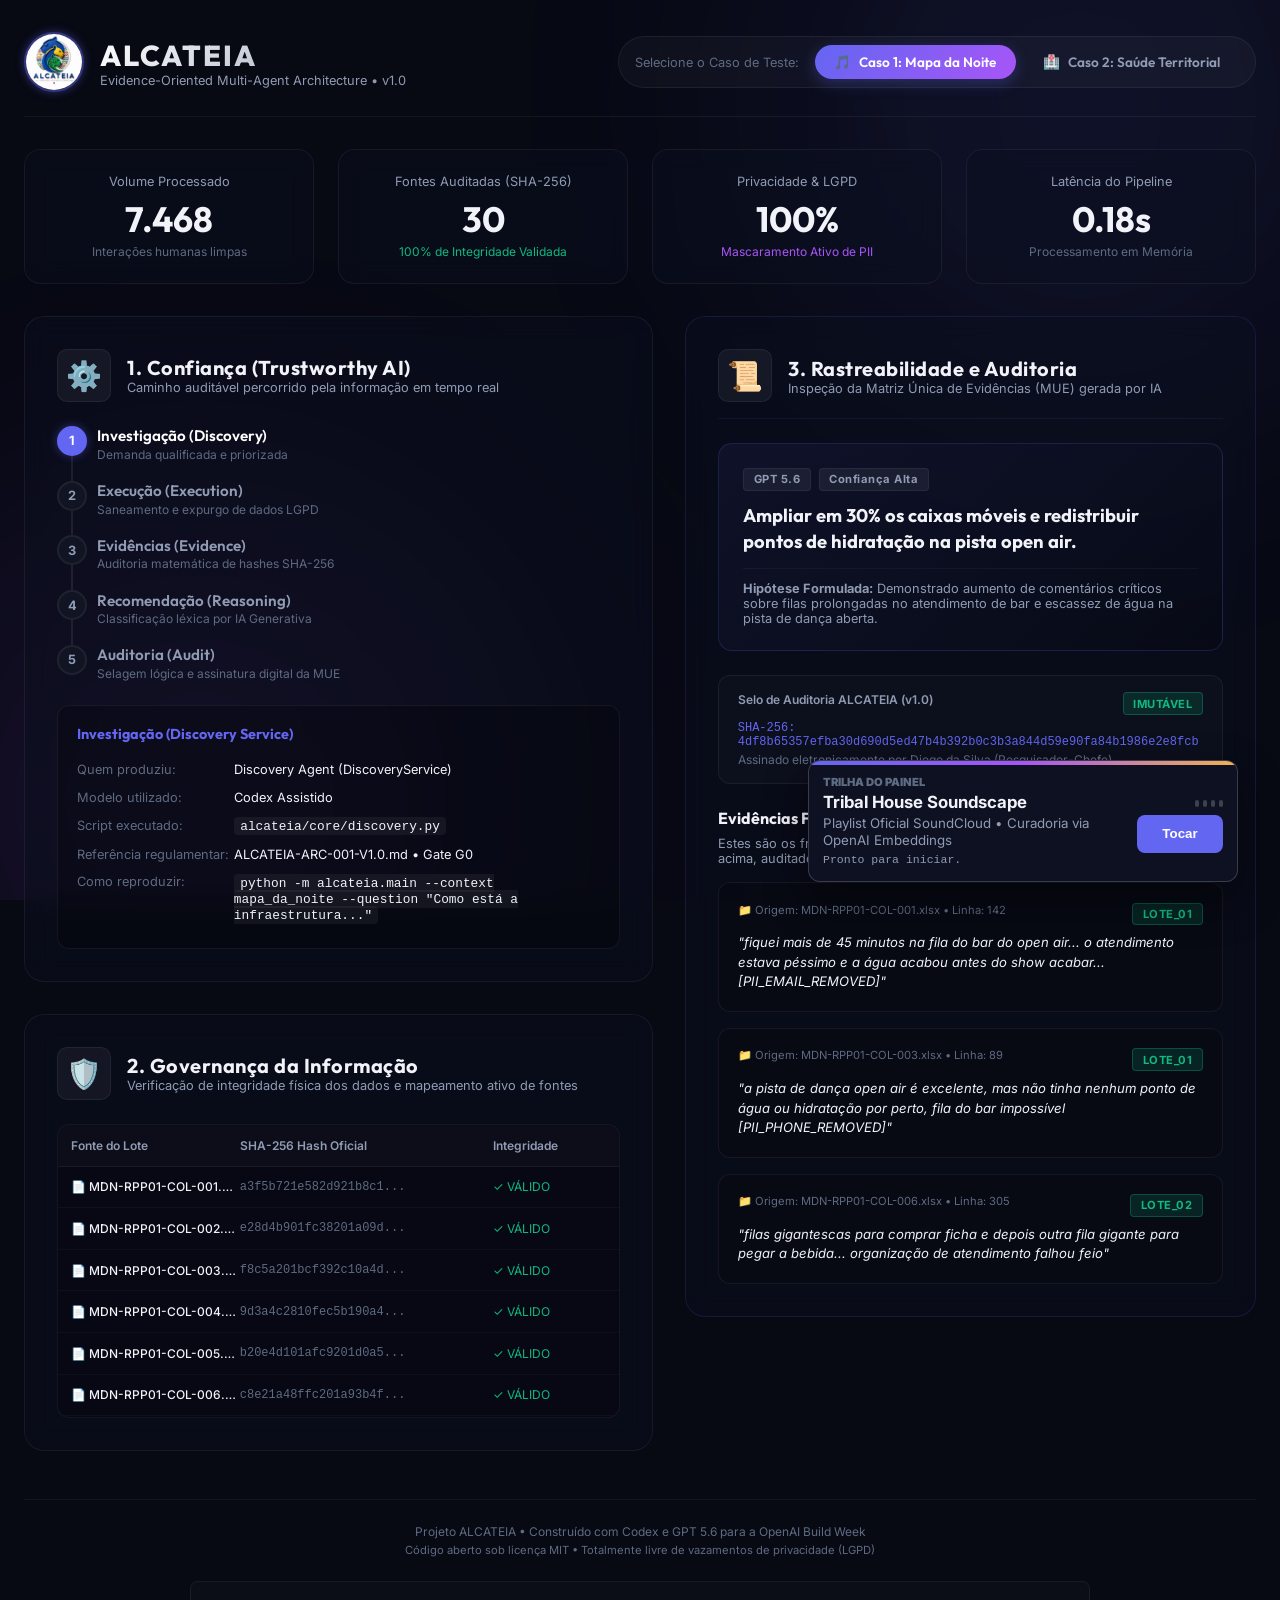
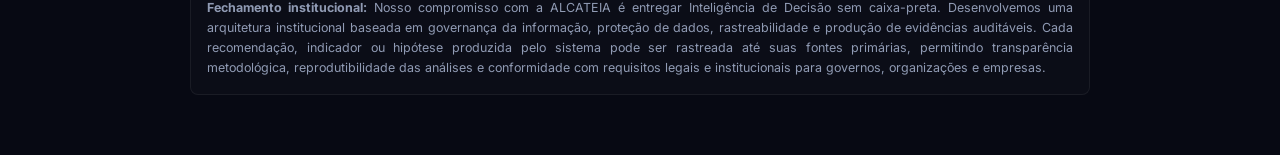
<file: alcateia/dashboard/index.html>
<!DOCTYPE html>
<html lang="pt-BR">
<head>
    <meta charset="UTF-8">
    <meta name="viewport" content="width=device-width, initial-scale=1.0">
    <title>ALCATEIA — Painel de Evidências do Marco Zero (MDN-RPP01)</title>
    <!-- Premium Fonts -->
    <link rel="preconnect" href="https://fonts.googleapis.com">
    <link rel="preconnect" href="https://fonts.gstatic.com" crossorigin>
    <link href="https://fonts.googleapis.com/css2?family=Inter:wght@300;400;500;600;700&family=Outfit:wght@400;500;600;700;800&display=swap" rel="stylesheet">
    <link rel="stylesheet" href="styles.css">
</head>
<body class="dark-mode">
    <div class="glow-container">
        <div class="glow-orb glow-1" id="orb-1"></div>
        <div class="glow-orb glow-2" id="orb-2"></div>
    </div>

    <div class="app-container">
        <!-- HEADER PRINCIPAL -->
        <header class="app-header">
            <div class="header-left">
                <div class="logo-area">
                    <img src="assets/logo-alcateia.jpg" class="logo-wolf-img" alt="Logo ALCATEIA">
                    <div class="logo-text">
                        <h1>ALCATEIA</h1>
                        <p class="subtitle">Evidence-Oriented Multi-Agent Architecture • v1.0</p>
                    </div>
                </div>
            </div>
            
            <!-- SELETOR DE DOMÍNIO (ESCALABILIDADE METODOLÓGICA) -->
            <div class="domain-selector-container">
                <span class="selector-label">Selecione o Caso de Teste:</span>
                <div class="toggle-buttons">
                    <button class="toggle-btn active" id="btn-caso1" onclick="switchDomain('mapa_da_noite')">
                        <span class="btn-icon">🎵</span> Caso 1: Mapa da Noite
                    </button>
                    <button class="toggle-btn" id="btn-caso2" onclick="switchDomain('saude_territorial')">
                        <span class="btn-icon">🏥</span> Caso 2: Saúde Territorial
                    </button>
                </div>
            </div>
        </header>

        <!-- GRID DE MÉTRICAS -->
        <section class="metrics-grid">
            <div class="metric-card">
                <p class="metric-label">Volume Processado</p>
                <h2 class="metric-value" id="val-total-comentarios">7.468</h2>
                <p class="metric-sub" id="lbl-total-comentarios">Interações humanas limpas</p>
            </div>
            <div class="metric-card">
                <p class="metric-label">Fontes Auditadas (SHA-256)</p>
                <h2 class="metric-value" id="val-fontes-auditadas">30</h2>
                <p class="metric-sub text-green">100% de Integridade Validada</p>
            </div>
            <div class="metric-card">
                <p class="metric-label">Privacidade & LGPD</p>
                <h2 class="metric-value" id="val-pii-expurgado">100%</h2>
                <p class="metric-sub text-purple">Mascaramento Ativo de PII</p>
            </div>
            <div class="metric-card">
                <p class="metric-label">Latência do Pipeline</p>
                <h2 class="metric-value" id="val-latencia">0.18s</h2>
                <p class="metric-sub">Processamento em Memória</p>
            </div>
        </section>

        <!-- CONTEÚDO PRINCIPAL -->
        <main class="main-grid">
            
            <!-- COLUNA ESQUERDA: PIPELINE E INFORMAÇÃO -->
            <div class="left-column">
                
                <!-- CARD 1: CONFIANÇA - PIPELINE DE 5 ETAPAS -->
                <div class="glass-card section-card">
                    <div class="card-header">
                        <span class="card-icon">⚙️</span>
                        <div class="card-header-text">
                            <h3>1. Confiança (Trustworthy AI)</h3>
                            <p class="card-subtitle">Caminho auditável percorrido pela informação em tempo real</p>
                        </div>
                    </div>

                    <div class="pipeline-timeline">
                        <!-- ETAPA 1 -->
                        <div class="timeline-item active" id="time-step1" onclick="showPipelineDetail(1)">
                            <div class="timeline-dot">1</div>
                            <div class="timeline-content">
                                <h4>Investigação (Discovery)</h4>
                                <p>Demanda qualificada e priorizada</p>
                            </div>
                        </div>
                        <!-- ETAPA 2 -->
                        <div class="timeline-item" id="time-step2" onclick="showPipelineDetail(2)">
                            <div class="timeline-dot">2</div>
                            <div class="timeline-content">
                                <h4>Execução (Execution)</h4>
                                <p>Saneamento e expurgo de dados LGPD</p>
                            </div>
                        </div>
                        <!-- ETAPA 3 -->
                        <div class="timeline-item" id="time-step3" onclick="showPipelineDetail(3)">
                            <div class="timeline-dot">3</div>
                            <div class="timeline-content">
                                <h4>Evidências (Evidence)</h4>
                                <p>Auditoria matemática de hashes SHA-256</p>
                            </div>
                        </div>
                        <!-- ETAPA 4 -->
                        <div class="timeline-item" id="time-step4" onclick="showPipelineDetail(4)">
                            <div class="timeline-dot">4</div>
                            <div class="timeline-content">
                                <h4>Recomendação (Reasoning)</h4>
                                <p>Classificação léxica por IA Generativa</p>
                            </div>
                        </div>
                        <!-- ETAPA 5 -->
                        <div class="timeline-item" id="time-step5" onclick="showPipelineDetail(5)">
                            <div class="timeline-dot">5</div>
                            <div class="timeline-content">
                                <h4>Auditoria (Audit)</h4>
                                <p>Selagem lógica e assinatura digital da MUE</p>
                            </div>
                        </div>
                    </div>

                    <!-- DETALHE DA ETAPA SELECIONADA -->
                    <div class="pipeline-detail-box" id="detail-box">
                        <h4 id="detail-title">Investigação (Discovery Service)</h4>
                        <table class="detail-table">
                            <tr>
                                <td class="tbl-label">Quem produziu:</td>
                                <td id="detail-producer">Discovery Agent (DiscoveryService)</td>
                            </tr>
                            <tr>
                                <td class="tbl-label">Modelo utilizado:</td>
                                <td id="detail-model">Codex Assistido</td>
                            </tr>
                            <tr>
                                <td class="tbl-label">Script executado:</td>
                                <td id="detail-script"><code>alcateia/core/discovery.py</code></td>
                            </tr>
                            <tr>
                                <td class="tbl-label">Referência regulamentar:</td>
                                <td id="detail-doc">ALCATEIA-ARC-001-V1.0.md • Gate G0</td>
                            </tr>
                            <tr>
                                <td class="tbl-label">Como reproduzir:</td>
                                <td id="detail-reproduce"><code>python -m alcateia.main --context mapa_da_noite --question "..."</code></td>
                            </tr>
                        </table>
                    </div>
                </div>

                <!-- CARD 2: GOVERNANÇA DA INFORMAÇÃO -->
                <div class="glass-card section-card">
                    <div class="card-header">
                        <span class="card-icon">🛡️</span>
                        <div class="card-header-text">
                            <h3>2. Governança da Informação</h3>
                            <p class="card-subtitle">Verificação de integridade física dos dados e mapeamento ativo de fontes</p>
                        </div>
                    </div>
                    <div class="sources-container">
                        <div class="sources-header">
                            <span>Fonte do Lote</span>
                            <span>SHA-256 Hash Oficial</span>
                            <span>Integridade</span>
                        </div>
                        <div class="sources-list" id="sources-list-container">
                            <!-- Inserido dinamicamente via JS -->
                        </div>
                    </div>
                </div>



            </div>

            <!-- COLUNA DIREITA: RASTREABILIDADE E AUDITORIA -->
            <div class="right-column">
                
                <!-- CARD 3: RASTREABILIDADE E AUDITORIA (MUE INSPECTOR) -->
                <div class="glass-card section-card mue-card">
                    <div class="card-header header-glow">
                        <span class="card-icon">📜</span>
                        <div class="card-header-text">
                            <h3>3. Rastreabilidade e Auditoria</h3>
                            <p class="card-subtitle">Inspeção da Matriz Única de Evidências (MUE) gerada por IA</p>
                        </div>
                    </div>

                    <!-- RECOMENDAÇÃO FINAL -->
                    <div class="recommendation-box">
                        <div class="rec-header">
                            <span class="badge" id="val-badge-modelo">GPT 5.6</span>
                            <span class="badge" id="val-badge-confianca">Confiança Alta</span>
                        </div>
                        <h4 class="rec-title" id="val-rec-title">Aumentar em 30% os caixas móveis e redistribuir pontos de hidratação na pista open air.</h4>
                        <p class="rec-hypothesis" id="val-rec-hypothesis"><strong>Hipótese Formulada:</strong> Demonstrado aumento de comentários críticos sobre infraestrutura e operação.</p>
                    </div>

                    <!-- ASSINATURA DA MUE -->
                    <div class="signature-box">
                        <div class="sig-header">
                            <span>Selo de Auditoria ALCATEIA (v1.0)</span>
                            <span class="badge badge-green">IMUTÁVEL</span>
                        </div>
                        <p class="sig-hash" id="val-sig-hash">SHA-256: 4df8b65357efba30d690d5ed47b4b392b0c3b3a844d59e90fa84b1986e2e8fcb</p>
                        <p class="sig-meta" id="val-sig-meta">Assinado em 21/07/2026 por Diego da Silva (Pesquisador-Chefe)</p>
                    </div>

                    <!-- FRAGMENTOS FÁTICOS (EVIDÊNCIAS DE SUPORTE) -->
                    <div class="evidencies-section">
                        <h4>Evidências Fáticas de Suporte (Linhagem Ativa)</h4>
                        <p class="evidencies-intro">Estes são os fragmentos reais de comentários brutos que fundamentam a decisão acima, auditados matematicamente de volta à sua planilha e linha exata de origem:</p>
                        
                        <div class="evidencies-list" id="evidencies-list-container">
                            <!-- Inserido dinamicamente via JS -->
                        </div>
                    </div>
                </div>

            </div>

        </main>
        
        <!-- FOOTER -->
        <footer class="app-footer">
            <p>Projeto ALCATEIA • Construído com Codex e GPT 5.6 para a OpenAI Build Week</p>
            <p class="footer-license">Código aberto sob licença MIT • Totalmente livre de vazamentos de privacidade (LGPD)</p>
            <div style="max-width: 900px; margin: 1.5rem auto 0; padding: 1rem; background: rgba(255, 255, 255, 0.02); border: 1px solid var(--card-border); border-radius: 8px; font-size: 0.78rem; line-height: 1.6; color: var(--text-secondary); text-align: justify;">
                <strong>Fechamento institucional:</strong> Nosso compromisso com a ALCATEIA é entregar Inteligência de Decisão sem caixa-preta. Desenvolvemos uma arquitetura institucional baseada em governança da informação, proteção de dados, rastreabilidade e produção de evidências auditáveis. Cada recomendação, indicador ou hipótese produzida pelo sistema pode ser rastreada até suas fontes primárias, permitindo transparência metodológica, reprodutibilidade das análises e conformidade com requisitos legais e institucionais para governos, organizações e empresas.
            </div>
        </footer>
        <!-- PLUGIN DE ÁUDIO (FLUTUANTE - SOUNDCLOUD TRIBAL HOUSE + EMBEDDINGS) -->
        <aside class="sound-plugin" data-night-sound data-autoplay="false" aria-label="Trilha sonora do Mapa da Noite">
            <div class="sound-copy">
                <span>Trilha do painel</span>
                <strong>Tribal House Soundscape</strong>
                <small>Playlist Oficial SoundCloud • Curadoria via OpenAI Embeddings</small>
                <small class="sound-status" data-sound-status aria-live="polite">Pronto para iniciar.</small>
            </div>
            <div class="sound-controls">
                <div class="sound-level" aria-hidden="true">
                    <i></i><i></i><i></i><i></i>
                </div>
                <button type="button" class="sound-toggle" data-sound-toggle aria-pressed="false" aria-label="Tocar trilha">
                    <span data-sound-label>Tocar</span>
                </button>
            </div>
            <div id="soundcloud-embed-container" style="display: none; width: 100%; margin-top: 10px; grid-column: 1 / -1; border-radius: 8px; overflow: hidden;">
                <iframe width="100%" height="166" scrolling="no" frameborder="no" allow="autoplay" 
                src="https://w.soundcloud.com/player/?url=https%3A//soundcloud.com/discover/sets/personalized-tracks%3A%3Ad13g0s1lv4%3A1734332904&color=%23ff5500&auto_play=false&hide_related=false&show_comments=true&show_user=true&show_reposts=false&show_teaser=true">
                </iframe>
            </div>
        </aside>
    </div>

    <!-- JS Logic -->
    <script src="app.js"></script>
    <script src="music-plugin.js"></script>
</body>
</html>
</file>
<file: index.css>
/* ==========================================================================
   Design System & Variables
   ========================================================================== */
:root {
    /* Color Palette */
    --color-bg-darkest: #080A0D;
    --color-bg-darker: #0E1217;
    --color-bg-dark: #12181F;
    --color-bg-card: #18202A;
    --color-bg-glass: rgba(18, 24, 31, 0.7);
    --color-border: rgba(255, 255, 255, 0.08);
    --color-border-glow: rgba(241, 196, 15, 0.2);
    
    --color-text-primary: #F8FAFC;
    --color-text-muted: #94A3B8;
    --color-text-dark: #0F172A;
    
    /* Brand Accents */
    --color-primary: #F1C40F;       /* Night Gold / Amber */
    --color-primary-glow: rgba(241, 196, 15, 0.4);
    --color-secondary: #00D2FF;     /* Night Blue / Cyan */
    --color-secondary-glow: rgba(0, 210, 255, 0.3);
    
    /* Sentiment Colors */
    --color-positive: #10B981;
    --color-neutral: #64748B;
    --color-negative: #EF4444;
    
    /* Typography */
    --font-heading: 'Outfit', sans-serif;
    --font-body: 'Inter', sans-serif;
    
    /* Layout */
    --max-width: 1200px;
    --header-height: 80px;
    --transition-smooth: all 0.4s cubic-bezier(0.16, 1, 0.3, 1);
}

/* ==========================================================================
   Base Styles & Reset
   ========================================================================== */
*, *::before, *::after {
    box-sizing: border-box;
    margin: 0;
    padding: 0;
}

html {
    scroll-behavior: smooth;
    background-color: var(--color-bg-darkest);
    color: var(--color-text-primary);
    font-family: var(--font-body);
    font-size: 16px;
    -webkit-font-smoothing: antialiased;
}

body {
    overflow-x: hidden;
    line-height: 1.6;
}

/* Scrollbar */
::-webkit-scrollbar {
    width: 8px;
}
::-webkit-scrollbar-track {
    background: var(--color-bg-darkest);
}
::-webkit-scrollbar-thumb {
    background: #1E293B;
    border-radius: 4px;
}
::-webkit-scrollbar-thumb:hover {
    background: var(--color-primary);
}

/* ==========================================================================
   Typography & Layout Utilities
   ========================================================================== */
h1, h2, h3, h4 {
    font-family: var(--font-heading);
    font-weight: 600;
    letter-spacing: -0.02em;
    line-height: 1.2;
}

p {
    color: var(--color-text-muted);
}

a {
    color: inherit;
    text-decoration: none;
    transition: var(--transition-smooth);
}

.container {
    max-width: var(--max-width);
    margin: 0 auto;
    padding: 0 2rem;
    width: 100%;
}

.grid-2 {
    display: grid;
    grid-template-columns: 1fr 1fr;
    gap: 4rem;
    align-items: start;
}

@media (max-width: 968px) {
    .grid-2 {
        grid-template-columns: 1fr;
        gap: 2rem;
    }
}

/* ==========================================================================
   Header Component
   ========================================================================== */
.main-header {
    height: var(--header-height);
    position: fixed;
    top: 0;
    left: 0;
    right: 0;
    z-index: 1000;
    background-color: var(--color-bg-glass);
    backdrop-filter: blur(12px);
    -webkit-backdrop-filter: blur(12px);
    border-bottom: 1px solid var(--color-border);
    display: flex;
    align-items: center;
    transition: var(--transition-smooth);
}

.header-container {
    display: flex;
    justify-content: space-between;
    align-items: center;
    max-width: var(--max-width);
    margin: 0 auto;
    width: 100%;
    padding: 0 2rem;
}

.logo {
    display: flex;
    align-items: center;
    gap: 0.75rem;
    font-family: var(--font-heading);
    font-weight: 700;
    font-size: 1.25rem;
}

.logo-icon {
    color: var(--color-text-primary);
}

.logo-text span {
    color: var(--color-primary);
}

.nav-menu {
    display: flex;
    gap: 2.5rem;
}

.nav-link {
    font-weight: 500;
    font-size: 0.95rem;
    color: var(--color-text-muted);
    position: relative;
    padding: 0.5rem 0;
}

.nav-link::after {
    content: '';
    position: absolute;
    bottom: 0;
    left: 0;
    width: 0;
    height: 2px;
    background-color: var(--color-primary);
    transition: var(--transition-smooth);
}

.nav-link:hover {
    color: var(--color-text-primary);
}

.nav-link:hover::after {
    width: 100%;
}

.header-badge {
    background-color: rgba(241, 196, 15, 0.1);
    color: var(--color-primary);
    border: 1px solid rgba(241, 196, 15, 0.2);
    padding: 0.35rem 0.85rem;
    border-radius: 99px;
    font-size: 0.8rem;
    font-weight: 600;
    display: flex;
    align-items: center;
    gap: 0.5rem;
}

.badge-dot {
    width: 6px;
    height: 6px;
    background-color: var(--color-primary);
    border-radius: 50%;
    display: inline-block;
    box-shadow: 0 0 8px var(--color-primary);
    animation: pulseGlow 2s infinite;
}

@media (max-width: 768px) {
    .nav-menu {
        display: none; /* Can build clean toggle drawer or wrap in flex */
    }
}

/* ==========================================================================
   Hero Section & Interactive Radar
   ========================================================================== */
.hero-section {
    padding-top: calc(var(--header-height) + 4rem);
    padding-bottom: 6rem;
    position: relative;
    overflow: hidden;
    background: radial-gradient(circle at 80% 20%, rgba(15, 26, 36, 0.6) 0%, rgba(8, 10, 13, 1) 70%);
}

.hero-grid {
    display: grid;
    grid-template-columns: 1.2fr 1fr;
    gap: 4rem;
    align-items: center;
    position: relative;
    z-index: 2;
}

@media (max-width: 968px) {
    .hero-grid {
        grid-template-columns: 1fr;
        gap: 3rem;
        text-align: center;
    }
}

.hero-tag {
    display: inline-flex;
    align-items: center;
    gap: 0.5rem;
    font-size: 0.85rem;
    font-weight: 600;
    text-transform: uppercase;
    letter-spacing: 0.1em;
    color: var(--color-primary);
    margin-bottom: 1.5rem;
}

.tag-pin {
    width: 8px;
    height: 8px;
    background-color: var(--color-primary);
    border-radius: 50%;
    box-shadow: 0 0 8px var(--color-primary);
}

.hero-title {
    font-size: 3.5rem;
    line-height: 1.1;
    margin-bottom: 1.5rem;
    font-weight: 700;
}

.highlight-text {
    color: var(--color-primary);
    position: relative;
    display: inline-block;
}

.highlight-text::after {
    content: '';
    position: absolute;
    bottom: 5px;
    left: 0;
    width: 100%;
    height: 4px;
    background: rgba(241, 196, 15, 0.3);
    z-index: -1;
}

.hero-subtitle {
    font-size: 1.25rem;
    color: var(--color-text-muted);
    margin-bottom: 2.5rem;
    max-width: 580px;
    line-height: 1.5;
}

@media (max-width: 968px) {
    .hero-subtitle {
        margin-left: auto;
        margin-right: auto;
    }
}

.hero-actions {
    display: flex;
    gap: 1.5rem;
}

@media (max-width: 968px) {
    .hero-actions {
        justify-content: center;
    }
}

.btn {
    display: inline-flex;
    align-items: center;
    gap: 0.75rem;
    padding: 0.85rem 1.75rem;
    border-radius: 8px;
    font-weight: 600;
    font-size: 0.95rem;
    cursor: pointer;
    transition: var(--transition-smooth);
}

.btn-primary {
    background-color: var(--color-primary);
    color: var(--color-text-dark);
    box-shadow: 0 4px 20px rgba(241, 196, 15, 0.25);
    border: 1px solid var(--color-primary);
}

.btn-primary:hover {
    background-color: #f7d33b;
    transform: translateY(-2px);
    box-shadow: 0 6px 24px rgba(241, 196, 15, 0.4);
}

.btn-secondary {
    background-color: transparent;
    color: var(--color-text-primary);
    border: 1px solid var(--color-border);
}

.btn-secondary:hover {
    border-color: var(--color-text-primary);
    background-color: rgba(255, 255, 255, 0.03);
    transform: translateY(-2px);
}

/* Radar Container Styling */
.hero-visual {
    display: flex;
    justify-content: center;
    align-items: center;
    position: relative;
}

.radar-container {
    background: linear-gradient(135deg, rgba(20, 28, 38, 0.8) 0%, rgba(14, 18, 23, 0.9) 100%);
    border: 1px solid rgba(255, 255, 255, 0.05);
    border-radius: 16px;
    padding: 1.5rem;
    width: 100%;
    max-width: 460px;
    box-shadow: 0 20px 40px rgba(0, 0, 0, 0.4), inset 0 1px 0 rgba(255, 255, 255, 0.05);
    position: relative;
    backdrop-filter: blur(10px);
}

.radar-header {
    display: flex;
    justify-content: space-between;
    font-size: 0.75rem;
    font-weight: 700;
    letter-spacing: 0.05em;
    border-bottom: 1px solid rgba(255, 255, 255, 0.05);
    padding-bottom: 0.75rem;
    margin-bottom: 1rem;
}

.radar-title {
    color: var(--color-text-muted);
}

.radar-status {
    color: var(--color-primary);
    display: flex;
    align-items: center;
    gap: 0.35rem;
}

.radar-status::before {
    content: '';
    width: 6px;
    height: 6px;
    background-color: var(--color-primary);
    border-radius: 50%;
    animation: pulseGlow 1.5s infinite;
}

.radar-canvas-wrapper {
    position: relative;
    width: 100%;
    aspect-ratio: 1;
    background: radial-gradient(circle, rgba(241, 196, 15, 0.02) 0%, rgba(0, 0, 0, 0.2) 70%);
    border-radius: 8px;
    overflow: hidden;
}

#radarCanvas {
    position: absolute;
    top: 0;
    left: 0;
    width: 100%;
    height: 100%;
    cursor: crosshair;
}

.radar-tooltip {
    position: absolute;
    bottom: 10px;
    left: 10px;
    right: 10px;
    background: rgba(10, 15, 20, 0.9);
    border: 1px solid rgba(241, 196, 15, 0.3);
    border-radius: 6px;
    padding: 0.65rem 0.85rem;
    pointer-events: none;
    opacity: 0;
    transform: translateY(5px);
    transition: opacity 0.3s ease, transform 0.3s ease;
    z-index: 10;
}

.radar-tooltip.active {
    opacity: 1;
    transform: translateY(0);
}

.tooltip-id {
    font-size: 0.65rem;
    font-weight: 700;
    color: var(--color-primary);
    margin-bottom: 0.15rem;
}

.tooltip-text {
    font-size: 0.75rem;
    color: var(--color-text-primary);
    line-height: 1.3;
    margin-bottom: 0.25rem;
}

.tooltip-meta {
    font-size: 0.65rem;
    text-transform: uppercase;
    font-weight: 600;
    color: var(--color-text-muted);
}

.radar-footer {
    display: flex;
    justify-content: space-between;
    font-size: 0.75rem;
    color: var(--color-text-muted);
    border-top: 1px solid rgba(255, 255, 255, 0.05);
    padding-top: 0.75rem;
    margin-top: 1rem;
}

.radar-date, .radar-aggregate {
    display: flex;
    align-items: center;
    gap: 0.4rem;
}

/* Bottom Divider Wave (Electronic theme) */
.hero-bars-divider {
    position: absolute;
    bottom: 0;
    left: 0;
    right: 0;
    height: 60px;
    display: flex;
    align-items: flex-end;
    justify-content: space-between;
    padding: 0 1rem;
    opacity: 0.15;
    pointer-events: none;
}

.divider-bar {
    width: 6px;
    background: linear-gradient(to top, var(--color-primary), transparent);
    border-radius: 2px 2px 0 0;
    transform-origin: bottom;
    animation: barPulse 3s ease-in-out infinite alternate;
}

.divider-bar:nth-child(even) {
    animation-delay: 0.5s;
    background: linear-gradient(to top, var(--color-secondary), transparent);
}

.divider-bar:nth-child(3n) {
    animation-delay: 1s;
}

/* ==========================================================================
   Section 1: O Projeto
   ========================================================================== */
.section-projeto {
    padding: 8rem 0;
    border-top: 1px solid var(--color-border);
    background-color: var(--color-bg-darkest);
    position: relative;
}

.section-number {
    display: block;
    font-size: 0.8rem;
    font-weight: 700;
    letter-spacing: 0.1em;
    color: var(--color-text-muted);
    margin-bottom: 1rem;
}

.section-title {
    font-size: 2.5rem;
    font-weight: 700;
    margin-bottom: 1.5rem;
}

.gradient-text-gold {
    background: linear-gradient(135deg, #F1C40F 0%, #D4AF37 100%);
    -webkit-background-clip: text;
    -webkit-text-fill-color: transparent;
}

.lead-text {
    font-size: 1.25rem;
    color: var(--color-text-primary);
    margin-bottom: 1.5rem;
    line-height: 1.5;
}

.body-text {
    font-size: 1rem;
    color: var(--color-text-muted);
    line-height: 1.6;
}

.features-row {
    margin-top: 5rem;
    display: grid;
    grid-template-columns: repeat(3, 1fr);
    gap: 2rem;
}

@media (max-width: 768px) {
    .features-row {
        grid-template-columns: 1fr;
        gap: 1.5rem;
    }
}

.feature-card {
    background-color: var(--color-bg-dark);
    border: 1px solid var(--color-border);
    border-radius: 8px;
    padding: 1.5rem 2rem;
    display: flex;
    align-items: center;
    gap: 1.25rem;
    transition: var(--transition-smooth);
}

.feature-card:hover {
    border-color: var(--color-primary-glow);
    background-color: rgba(241, 196, 15, 0.02);
    transform: translateY(-2px);
}

.feature-icon {
    width: 36px;
    height: 36px;
    border-radius: 50%;
    background-color: rgba(241, 196, 15, 0.1);
    color: var(--color-primary);
    display: flex;
    align-items: center;
    justify-content: center;
}

.feature-card h3 {
    font-size: 1.1rem;
    font-weight: 600;
}

/* ==========================================================================
   Metrics Banner (Gold / Amber Theme)
   ========================================================================== */
.metrics-banner {
    background: linear-gradient(135deg, #F1C40F 0%, #D4AF37 100%);
    color: var(--color-text-dark);
    padding: 5rem 0;
    position: relative;
    overflow: hidden;
}

.metrics-banner::before {
    content: '';
    position: absolute;
    top: 0;
    left: 0;
    right: 0;
    bottom: 0;
    background: radial-gradient(circle at 10% 90%, rgba(255, 255, 255, 0.15) 0%, transparent 60%);
    pointer-events: none;
}

.metrics-header {
    display: flex;
    justify-content: space-between;
    align-items: center;
    border-bottom: 1px solid rgba(15, 23, 42, 0.15);
    padding-bottom: 1.5rem;
    margin-bottom: 3rem;
}

@media (max-width: 768px) {
    .metrics-header {
        flex-direction: column;
        align-items: flex-start;
        gap: 1rem;
    }
}

.metrics-lead {
    font-family: var(--font-heading);
    font-size: 1.35rem;
    font-weight: 600;
    color: var(--color-text-dark);
}

.metrics-badge {
    font-size: 0.75rem;
    font-weight: 700;
    letter-spacing: 0.05em;
    background-color: rgba(15, 23, 42, 0.1);
    padding: 0.35rem 0.85rem;
    border-radius: 4px;
    border: 1px solid rgba(15, 23, 42, 0.1);
}

.metrics-grid {
    display: grid;
    grid-template-columns: repeat(4, 1fr);
    gap: 2rem;
}

@media (max-width: 968px) {
    .metrics-grid {
        grid-template-columns: repeat(2, 1fr);
        gap: 2.5rem;
    }
}

@media (max-width: 480px) {
    .metrics-grid {
        grid-template-columns: 1fr;
        gap: 2rem;
    }
}

.metric-item {
    display: flex;
    flex-direction: column;
}

.metric-num {
    font-family: var(--font-heading);
    font-size: 4rem;
    font-weight: 800;
    line-height: 1;
    margin-bottom: 0.5rem;
    letter-spacing: -0.03em;
}

.metric-label {
    font-size: 0.9rem;
    font-weight: 600;
    text-transform: uppercase;
    letter-spacing: 0.05em;
    color: rgba(15, 23, 42, 0.7);
}

.metrics-footer {
    margin-top: 3.5rem;
    font-size: 0.8rem;
    font-weight: 500;
    text-transform: uppercase;
    letter-spacing: 0.05em;
    color: rgba(15, 23, 42, 0.6);
    border-top: 1px solid rgba(15, 23, 42, 0.15);
    padding-top: 1.5rem;
}

/* ==========================================================================
   Section 2: Evidências & Filters
   ========================================================================== */
.section-evidencias {
    padding: 8rem 0;
    background-color: var(--color-bg-darker);
    border-top: 1px solid var(--color-border);
}

.evidences-intro {
    display: grid;
    grid-template-columns: 1.2fr 1fr;
    gap: 4rem;
    margin-bottom: 4rem;
}

@media (max-width: 968px) {
    .evidences-intro {
        grid-template-columns: 1fr;
        gap: 1.5rem;
    }
}

.section-tag {
    display: inline-block;
    font-size: 0.75rem;
    font-weight: 700;
    letter-spacing: 0.05em;
    color: var(--color-primary);
    background-color: rgba(241, 196, 15, 0.08);
    padding: 0.25rem 0.5rem;
    border-radius: 4px;
    margin-bottom: 0.5rem;
}

.highlight-text-gold {
    color: var(--color-primary);
}

/* Filters Navigation */
.filters-container {
    display: flex;
    gap: 1rem;
    margin-bottom: 3rem;
    flex-wrap: wrap;
}

.filter-btn {
    background-color: var(--color-bg-dark);
    border: 1px solid var(--color-border);
    color: var(--color-text-muted);
    padding: 0.6rem 1.25rem;
    border-radius: 8px;
    font-weight: 500;
    font-size: 0.9rem;
    cursor: pointer;
    transition: var(--transition-smooth);
}

.filter-btn:hover {
    border-color: rgba(255, 255, 255, 0.2);
    color: var(--color-text-primary);
}

.filter-btn.active {
    background-color: var(--color-primary);
    color: var(--color-text-dark);
    border-color: var(--color-primary);
    font-weight: 600;
    box-shadow: 0 4px 12px rgba(241, 196, 15, 0.15);
}

/* Signal Cards */
.cards-grid {
    display: grid;
    grid-template-columns: repeat(3, 1fr);
    gap: 2rem;
    margin-bottom: 6rem;
}

@media (max-width: 968px) {
    .cards-grid {
        grid-template-columns: 1fr;
        gap: 1.5rem;
    }
}

.signal-card {
    background-color: var(--color-bg-card);
    border: 1px solid var(--color-border);
    border-radius: 12px;
    padding: 2rem;
    display: flex;
    flex-direction: column;
    justify-content: space-between;
    transition: var(--transition-smooth);
    min-height: 280px;
}

.signal-card:hover {
    transform: translateY(-4px);
    box-shadow: 0 12px 24px rgba(0, 0, 0, 0.3);
}

/* Specific glows based on category */
.signal-card[data-category="experiencia"]:hover {
    border-color: var(--color-primary-glow);
}
.signal-card[data-category="operacao"]:hover {
    border-color: var(--color-secondary-glow);
}
.signal-card[data-category="territorio"]:hover {
    border-color: rgba(0, 210, 255, 0.3);
}

.card-header {
    display: flex;
    justify-content: space-between;
    align-items: center;
    margin-bottom: 1.5rem;
}

.card-tag {
    font-size: 0.75rem;
    font-weight: 700;
    text-transform: uppercase;
    letter-spacing: 0.05em;
    color: var(--color-text-muted);
}

.card-icon {
    width: 32px;
    height: 32px;
    border-radius: 50%;
    background-color: rgba(255, 255, 255, 0.04);
    display: flex;
    align-items: center;
    justify-content: center;
    color: var(--color-text-muted);
}

.card-content h3 {
    font-size: 1.35rem;
    margin-bottom: 0.75rem;
    color: var(--color-text-primary);
}

.card-content p {
    font-size: 0.95rem;
    line-height: 1.5;
}

.card-footer {
    margin-top: 2rem;
}

.badge-count {
    background-color: rgba(241, 196, 15, 0.08);
    color: var(--color-primary);
    border: 1px solid rgba(241, 196, 15, 0.15);
    padding: 0.35rem 0.75rem;
    border-radius: 4px;
    font-size: 0.75rem;
    font-weight: 700;
    letter-spacing: 0.02em;
}

.signal-card[data-category="operacao"] .badge-count {
    background-color: rgba(0, 210, 255, 0.08);
    color: var(--color-secondary);
    border-color: rgba(0, 210, 255, 0.15);
}

.badge-link {
    font-size: 0.75rem;
    font-weight: 700;
    color: var(--color-secondary);
    letter-spacing: 0.05em;
}

/* Sentiment Bar Chart */
.sentiment-wrapper {
    margin-top: 4rem;
}

.sentiment-box {
    background: linear-gradient(135deg, rgba(24, 32, 42, 0.6) 0%, rgba(18, 24, 31, 0.8) 100%);
    border: 1px solid var(--color-border);
    border-radius: 16px;
    padding: 3rem;
    display: grid;
    grid-template-columns: 1fr 1.2fr;
    gap: 4rem;
    align-items: center;
}

@media (max-width: 968px) {
    .sentiment-box {
        grid-template-columns: 1fr;
        gap: 2.5rem;
        padding: 2rem;
    }
}

.chart-tag {
    font-size: 0.75rem;
    font-weight: 700;
    letter-spacing: 0.05em;
    color: var(--color-primary);
    margin-bottom: 0.5rem;
    display: inline-block;
}

.sentiment-info h3 {
    font-size: 1.75rem;
    margin-bottom: 1rem;
}

.sentiment-chart {
    display: flex;
    flex-direction: column;
    gap: 1.75rem;
}

.chart-row {
    display: flex;
    flex-direction: column;
    gap: 0.5rem;
}

.row-label {
    display: flex;
    justify-content: space-between;
    font-size: 0.9rem;
    font-weight: 600;
}

.row-label span:first-child {
    color: var(--color-text-primary);
}

.row-value {
    color: var(--color-text-muted);
}

.bar-container {
    width: 100%;
    height: 10px;
    background-color: rgba(255, 255, 255, 0.05);
    border-radius: 99px;
    overflow: hidden;
    position: relative;
}

.bar-fill {
    height: 100%;
    border-radius: 99px;
    transition: width 1.5s cubic-bezier(0.16, 1, 0.3, 1);
    position: relative;
}

.bar-fill.positive {
    background: linear-gradient(90deg, #10B981, #34D399);
    box-shadow: 0 0 8px rgba(16, 185, 129, 0.3);
}

.bar-fill.neutral {
    background: linear-gradient(90deg, #64748B, #94A3B8);
}

.bar-fill.negative {
    background: linear-gradient(90deg, #EF4444, #F87171);
    box-shadow: 0 0 8px rgba(239, 68, 68, 0.3);
}

/* ==========================================================================
   Section 3: Método & Timeline
   ========================================================================== */
.section-metodo {
    padding: 8rem 0;
    background-color: var(--color-bg-darkest);
    border-top: 1px solid var(--color-border);
}

.steps-grid {
    margin-top: 5rem;
    display: grid;
    grid-template-columns: repeat(4, 1fr);
    gap: 2rem;
    position: relative;
}

@media (max-width: 968px) {
    .steps-grid {
        grid-template-columns: repeat(2, 1fr);
        gap: 3rem;
    }
}

@media (max-width: 580px) {
    .steps-grid {
        grid-template-columns: 1fr;
        gap: 2.5rem;
    }
}

.step-card {
    position: relative;
    display: flex;
    flex-direction: column;
}

.step-line-decorator {
    position: absolute;
    top: 24px;
    left: 48px;
    right: -2rem;
    height: 1px;
    background: linear-gradient(90deg, rgba(241, 196, 15, 0.3) 0%, transparent 100%);
    z-index: 1;
}

@media (max-width: 968px) {
    .step-line-decorator {
        display: none;
    }
}

.step-num-bubble {
    font-size: 0.75rem;
    font-weight: 700;
    background-color: var(--color-bg-dark);
    color: var(--color-text-muted);
    border: 1px solid var(--color-border);
    width: 24px;
    height: 24px;
    border-radius: 50%;
    display: flex;
    align-items: center;
    justify-content: center;
    margin-bottom: 1.25rem;
    z-index: 2;
    transition: var(--transition-smooth);
}

.step-icon-wrapper {
    width: 48px;
    height: 48px;
    border-radius: 12px;
    background-color: var(--color-bg-card);
    border: 1px solid var(--color-border);
    color: var(--color-text-muted);
    display: flex;
    align-items: center;
    justify-content: center;
    margin-bottom: 1.5rem;
    transition: var(--transition-smooth);
}

.step-card h3 {
    font-size: 1.25rem;
    margin-bottom: 0.75rem;
    color: var(--color-text-primary);
}

.step-card p {
    font-size: 0.9rem;
    line-height: 1.5;
}

/* Hover behaviors */
.step-card:hover .step-num-bubble {
    color: var(--color-text-dark);
    background-color: var(--color-primary);
    border-color: var(--color-primary);
    box-shadow: 0 0 10px var(--color-primary-glow);
}

.step-card:hover .step-icon-wrapper {
    color: var(--color-primary);
    border-color: var(--color-primary-glow);
    background-color: rgba(241, 196, 15, 0.03);
    transform: scale(1.05);
}

/* ==========================================================================
   Section 4: Princípios & SP Coordinates Visual
   ========================================================================== */
.section-principios {
    padding: 8rem 0;
    background-color: var(--color-bg-darker);
    border-top: 1px solid var(--color-border);
    overflow: hidden;
}

.grid-principios {
    align-items: center;
}

.principios-visual {
    display: flex;
    justify-content: center;
    align-items: center;
    position: relative;
    width: 100%;
    aspect-ratio: 1.1;
}

.coordinates-grid {
    position: relative;
    width: 320px;
    height: 320px;
    background: radial-gradient(circle, rgba(255, 255, 255, 0.01) 0%, transparent 80%);
    border: 1px solid rgba(255, 255, 255, 0.03);
    border-radius: 50%;
}

.coords-line {
    position: absolute;
    background-color: rgba(255, 255, 255, 0.05);
}

.x-line {
    top: 50%;
    left: -10%;
    right: -10%;
    height: 1px;
}

.y-line {
    left: 50%;
    top: -10%;
    bottom: -10%;
    width: 1px;
}

.coord-label {
    font-family: var(--font-heading);
    font-size: 0.75rem;
    font-weight: 500;
    color: rgba(255, 255, 255, 0.25);
    position: absolute;
}

.coord-label.top-left {
    top: -15px;
    left: 50%;
    transform: translateX(-50%);
}

.coord-label.bottom-right {
    bottom: -15px;
    left: 50%;
    transform: translateX(-50%);
}

/* Target details */
.orbit-radar-decorator {
    position: absolute;
    top: 50%;
    left: 50%;
    transform: translate(-50%, -50%);
    width: 180px;
    height: 180px;
    display: flex;
    align-items: center;
    justify-content: center;
}

.ring {
    position: absolute;
    border: 1px dashed rgba(241, 196, 15, 0.1);
    border-radius: 50%;
}

.ring-1 {
    width: 60px;
    height: 60px;
    animation: rotateSlow 20s linear infinite;
}

.ring-2 {
    width: 120px;
    height: 120px;
    animation: rotateSlow 30s linear infinite reverse;
}

.ring-3 {
    width: 180px;
    height: 180px;
    animation: rotateSlow 45s linear infinite;
}

.center-core {
    width: 12px;
    height: 12px;
    background-color: var(--color-primary);
    border-radius: 50%;
    box-shadow: 0 0 10px var(--color-primary);
    z-index: 3;
}

.pulse-ring {
    position: absolute;
    width: 14px;
    height: 14px;
    border: 1px solid var(--color-primary);
    border-radius: 50%;
    animation: radarPulseDecorator 2.5s cubic-bezier(0.1, 0.8, 0.3, 1) infinite;
}

/* Principles Content list */
.principles-list {
    margin-top: 3rem;
    display: flex;
    flex-direction: column;
    gap: 2rem;
}

.principle-item {
    display: flex;
    gap: 1.5rem;
    align-items: flex-start;
}

.principle-icon {
    width: 40px;
    height: 40px;
    border-radius: 8px;
    background-color: rgba(241, 196, 15, 0.05);
    border: 1px solid rgba(241, 196, 15, 0.1);
    color: var(--color-primary);
    display: flex;
    align-items: center;
    justify-content: center;
    flex-shrink: 0;
}

.principle-text h3 {
    font-size: 1.15rem;
    font-weight: 600;
    margin-bottom: 0.25rem;
    color: var(--color-text-primary);
}

.principle-text p {
    font-size: 0.95rem;
}

/* ==========================================================================
   Quote Banner Section
   ========================================================================== */
.quote-banner-section {
    padding: 8rem 0;
    background-color: var(--color-bg-darkest);
    border-top: 1px solid var(--color-border);
    position: relative;
}

.quote-container {
    display: flex;
    flex-direction: column;
    align-items: center;
    text-align: center;
    max-width: 800px;
}

.quote-tag {
    font-size: 0.8rem;
    font-weight: 700;
    letter-spacing: 0.1em;
    color: var(--color-primary);
    margin-bottom: 2rem;
}

.quote-text {
    font-family: var(--font-heading);
    font-size: 2.25rem;
    font-weight: 400;
    line-height: 1.4;
    color: var(--color-text-primary);
    margin-bottom: 3.5rem;
    letter-spacing: -0.01em;
}

@media (max-width: 768px) {
    .quote-text {
        font-size: 1.75rem;
    }
}

/* ==========================================================================
   Footer Component
   ========================================================================== */
.main-footer {
    background-color: var(--color-bg-darkest);
    border-top: 1px solid var(--color-border);
    padding: 4rem 0;
}

.footer-grid {
    display: flex;
    justify-content: space-between;
    align-items: center;
}

@media (max-width: 768px) {
    .footer-grid {
        flex-direction: column;
        gap: 2rem;
        align-items: flex-start;
    }
}

.footer-brand p {
    font-size: 0.9rem;
    margin-top: 0.75rem;
}

.footer-meta {
    font-size: 0.85rem;
    color: var(--color-text-muted);
}

/* ==========================================================================
   Animation Keyframes
   ========================================================================== */
@keyframes pulseGlow {
    0% {
        box-shadow: 0 0 0 0 rgba(241, 196, 15, 0.4);
    }
    70% {
        box-shadow: 0 0 0 10px rgba(241, 196, 15, 0);
    }
    100% {
        box-shadow: 0 0 0 0 rgba(241, 196, 15, 0);
    }
}

@keyframes radarPulseDecorator {
    0% {
        width: 14px;
        height: 14px;
        opacity: 1;
    }
    100% {
        width: 180px;
        height: 180px;
        opacity: 0;
    }
}

@keyframes rotateSlow {
    from {
        transform: rotate(0deg);
    }
    to {
        transform: rotate(360deg);
    }
}

@keyframes barPulse {
    0% {
        transform: scaleY(0.2);
    }
    100% {
        transform: scaleY(1);
    }
}

/* ==========================================================================
   Section 5: Avaliação & Acesso (Acesso & Teste)
   ========================================================================== */
.section-avaliacao {
    padding: 8rem 0;
    background-color: var(--color-bg-darkest);
    border-top: 1px solid var(--color-border);
    position: relative;
}

.avaliacao-header {
    text-align: left;
    margin-bottom: 4rem;
}

.avaliacao-grid {
    display: grid;
    grid-template-columns: repeat(3, 1fr);
    gap: 2rem;
    align-items: stretch;
}

@media (max-width: 968px) {
    .avaliacao-grid {
        grid-template-columns: 1fr;
        gap: 2.5rem;
    }
}

.avaliacao-card {
    background-color: var(--color-bg-card);
    border: 1px solid var(--color-border);
    border-radius: 16px;
    padding: 3rem 2.5rem;
    display: flex;
    flex-direction: column;
    justify-content: flex-start;
    transition: var(--transition-smooth);
    position: relative;
    box-shadow: 0 10px 30px rgba(0, 0, 0, 0.2);
}

/* "Suspended" hover state with elevation */
.avaliacao-card:hover {
    transform: translateY(-10px);
    border-color: rgba(255, 255, 255, 0.15);
    box-shadow: 0 20px 40px rgba(0, 0, 0, 0.4);
}

/* Highlight card for the main test environment */
.avaliacao-card.destaque {
    border: 1px solid rgba(241, 196, 15, 0.25);
    background: linear-gradient(180deg, var(--color-bg-card) 0%, rgba(24, 32, 42, 0.4) 100%);
    box-shadow: 0 15px 35px rgba(241, 196, 15, 0.03);
}

.avaliacao-card.destaque:hover {
    border-color: var(--color-primary);
    box-shadow: 0 25px 50px rgba(241, 196, 15, 0.12);
}

.card-icon-large {
    width: 60px;
    height: 60px;
    border-radius: 14px;
    background-color: rgba(241, 196, 15, 0.1);
    color: var(--color-primary);
    display: flex;
    align-items: center;
    justify-content: center;
    margin-bottom: 2rem;
    box-shadow: 0 0 15px rgba(241, 196, 15, 0.15);
}

.card-icon-small {
    width: 48px;
    height: 48px;
    border-radius: 12px;
    background-color: rgba(255, 255, 255, 0.03);
    border: 1px solid var(--color-border);
    color: var(--color-secondary);
    display: flex;
    align-items: center;
    justify-content: center;
    margin-bottom: 2rem;
}

.avaliacao-card h3 {
    font-size: 1.4rem;
    font-weight: 600;
    margin-bottom: 1rem;
    color: var(--color-text-primary);
    font-family: var(--font-heading);
}

.avaliacao-card p {
    font-size: 0.95rem;
    color: var(--color-text-muted);
    line-height: 1.6;
}

/* List element inside cards */
.avaliacao-list {
    list-style: none;
    padding: 0;
    margin: 1.5rem 0 0 0;
    display: flex;
    flex-direction: column;
    gap: 0.85rem;
}

.avaliacao-list li {
    font-size: 0.9rem;
    color: var(--color-text-muted);
    position: relative;
    padding-left: 1.5rem;
    line-height: 1.5;
}

.avaliacao-list li::before {
    content: "•";
    color: var(--color-secondary);
    position: absolute;
    left: 0;
    font-weight: bold;
    font-size: 1.1rem;
}

.avaliacao-card.destaque .avaliacao-list li::before {
    color: var(--color-primary);
}

/* Local installation code snippet */
.code-snippet {
    background-color: #0b0e14;
    border: 1px solid var(--color-border);
    border-radius: 8px;
    padding: 1.25rem;
    font-family: 'Courier New', Courier, monospace;
    font-size: 0.8rem;
    color: #e2e8f0;
    overflow-x: auto;
    white-space: pre-wrap;
    word-break: break-all;
    margin-top: 1.5rem;
    line-height: 1.5;
    box-shadow: inset 0 2px 8px rgba(0,0,0,0.5);
}

/* ==========================================================================
   Language Toggle Header Styles
   ========================================================================== */
.lang-toggle {
    display: flex;
    align-items: center;
    gap: 0.5rem;
    font-size: 0.85rem;
    font-weight: 700;
}

.lang-btn {
    background: none;
    border: none;
    color: var(--color-text-muted);
    cursor: pointer;
    font-size: 0.85rem;
    font-weight: 700;
    padding: 2px 6px;
    border-radius: 4px;
    transition: var(--transition-smooth);
}

.lang-btn.active {
    color: var(--color-primary);
    background-color: rgba(241, 196, 15, 0.1);
}

.lang-btn:hover:not(.active) {
    color: var(--color-text-primary);
    background-color: rgba(255, 255, 255, 0.05);
}

.lang-divider {
    color: rgba(255, 255, 255, 0.15);
}

/* ==========================================================================
   Accessibility Sidebar & Tools
   ========================================================================== */
/* Trigger Button */
.accessibility-trigger {
    position: fixed;
    right: 0;
    top: 50%;
    transform: translateY(-50%);
    width: 48px;
    height: 48px;
    background-color: var(--color-bg-card);
    border: 1px solid var(--color-border);
    border-right: none;
    border-radius: 12px 0 0 12px;
    color: var(--color-primary);
    display: flex;
    align-items: center;
    justify-content: center;
    cursor: pointer;
    z-index: 9999;
    box-shadow: -4px 0 15px rgba(0, 0, 0, 0.3);
    transition: var(--transition-smooth);
}

.accessibility-trigger:hover {
    color: var(--color-text-primary);
    background-color: rgba(241, 196, 15, 0.12);
    width: 54px;
}

/* Sidebar Panel */
.accessibility-sidebar {
    position: fixed;
    right: 0;
    top: 0;
    width: 320px;
    height: 100vh;
    background: rgba(18, 24, 31, 0.96);
    backdrop-filter: blur(16px);
    -webkit-backdrop-filter: blur(16px);
    border-left: 1px solid var(--color-border);
    z-index: 10000;
    transform: translateX(100%);
    transition: transform 0.4s cubic-bezier(0.16, 1, 0.3, 1);
    box-shadow: -15px 0 40px rgba(0, 0, 0, 0.5);
    display: flex;
    flex-direction: column;
    padding: 2.5rem 2rem;
    color: var(--color-text-primary);
}

.accessibility-sidebar.open {
    transform: translateX(0);
}

/* Header */
.accessibility-sidebar-header {
    display: flex;
    justify-content: space-between;
    align-items: center;
    margin-bottom: 2rem;
    border-bottom: 1px solid var(--color-border);
    padding-bottom: 1rem;
}

.accessibility-sidebar-header h2 {
    font-size: 1.25rem;
    font-weight: 600;
    font-family: var(--font-heading);
    margin: 0;
    color: var(--color-primary);
}

.accessibility-close-btn {
    background: none;
    border: none;
    color: var(--color-text-muted);
    cursor: pointer;
    font-size: 1.25rem;
    display: flex;
    align-items: center;
    justify-content: center;
    padding: 0.5rem;
    border-radius: 50%;
    transition: var(--transition-smooth);
}

.accessibility-close-btn:hover {
    color: var(--color-text-primary);
    background-color: rgba(255, 255, 255, 0.05);
}

/* Tools Content */
.accessibility-sidebar-content {
    display: flex;
    flex-direction: column;
    gap: 1.75rem;
    overflow-y: auto;
    flex-grow: 1;
}

.accessibility-tool-group {
    display: flex;
    flex-direction: column;
    gap: 0.75rem;
}

.accessibility-tool-group h3 {
    font-size: 0.75rem;
    font-weight: 700;
    text-transform: uppercase;
    letter-spacing: 0.1em;
    color: var(--color-text-muted);
    margin-bottom: 0.25rem;
}

/* Accessibility Control Buttons */
.accessibility-btn {
    background-color: rgba(255, 255, 255, 0.02);
    border: 1px solid var(--color-border);
    border-radius: 8px;
    color: var(--color-text-primary);
    padding: 0.75rem 1rem;
    font-size: 0.85rem;
    font-weight: 600;
    cursor: pointer;
    text-align: left;
    transition: var(--transition-smooth);
    display: flex;
    align-items: center;
    justify-content: space-between;
}

.accessibility-btn:hover, .accessibility-btn.active {
    background-color: rgba(241, 196, 15, 0.08);
    border-color: var(--color-primary);
    color: var(--color-primary);
}

.accessibility-btn-row {
    display: grid;
    grid-template-columns: repeat(3, 1fr);
    gap: 0.5rem;
}

.accessibility-btn-small {
    background-color: rgba(255, 255, 255, 0.02);
    border: 1px solid var(--color-border);
    border-radius: 8px;
    color: var(--color-text-primary);
    padding: 0.75rem 0.5rem;
    font-size: 0.9rem;
    font-weight: 700;
    cursor: pointer;
    text-align: center;
    transition: var(--transition-smooth);
}

.accessibility-btn-small:hover, .accessibility-btn-small.active {
    background-color: rgba(241, 196, 15, 0.08);
    border-color: var(--color-primary);
    color: var(--color-primary);
}

/* Accessibility Overlay */
.accessibility-overlay {
    position: fixed;
    top: 0;
    left: 0;
    width: 100vw;
    height: 100vh;
    background-color: rgba(0, 0, 0, 0.4);
    backdrop-filter: blur(4px);
    -webkit-backdrop-filter: blur(4px);
    z-index: 9998;
    opacity: 0;
    pointer-events: none;
    transition: opacity 0.3s ease;
}

.accessibility-overlay.open {
    opacity: 1;
    pointer-events: all;
}

/* Accessibility Active Classes applied to body */
body.high-contrast {
    background-color: #000000 !important;
    color: #FFFFFF !important;
    --color-bg-darkest: #000000 !important;
    --color-bg-darker: #000000 !important;
    --color-bg-dark: #000000 !important;
    --color-bg-card: #000000 !important;
    --color-border: #FFFFFF !important;
    --color-primary: #FFFF00 !important; /* Pure yellow */
    --color-text-primary: #FFFFFF !important;
    --color-text-muted: #FFFF00 !important;
}

body.high-contrast .avaliacao-card,
body.high-contrast .signal-card,
body.high-contrast .step-card,
body.high-contrast .feature-card,
body.high-contrast .accessibility-trigger,
body.high-contrast .accessibility-sidebar {
    border: 2px solid #FFFFFF !important;
    background: #000000 !important;
    box-shadow: none !important;
}

body.high-contrast .logo-text,
body.high-contrast h1,
body.high-contrast h2,
body.high-contrast h3,
body.high-contrast p,
body.high-contrast span,
body.high-contrast a,
body.high-contrast li,
body.high-contrast button {
    color: #FFFFFF !important;
}

body.high-contrast a:hover,
body.high-contrast button:hover,
body.high-contrast .highlight-text,
body.high-contrast .highlight-text-gold,
body.high-contrast .gradient-text-gold,
body.high-contrast .nav-link:hover,
body.high-contrast .filter-btn.active {
    color: #FFFF00 !important;
    text-decoration: underline !important;
}

body.font-dyslexia {
    font-family: 'OpenDyslexic', 'Comic Sans MS', sans-serif !important;
}

body.links-underlined a {
    text-decoration: underline !important;
}

body.generous-spacing {
    line-height: 1.85 !important;
    letter-spacing: 0.05em !important;
}

body.generous-spacing p,
body.generous-spacing li {
    line-height: 1.95 !important;
    letter-spacing: 0.05em !important;
}
</file>
<file: alcateia/dashboard/styles.css>
/* ==========================================
   ALCATEIA — DESIGN SYSTEM & STYLES (v1.0)
   ========================================== */

:root {
    --bg-dark: #070913;
    --card-bg: rgba(13, 17, 33, 0.45);
    --card-border: rgba(255, 255, 255, 0.06);
    --text-primary: #f1f3f9;
    --text-secondary: #909bb4;
    --text-muted: #5e6b82;
    
    /* Neon Accents: Caso 1 (Mapa da Noite - Default) */
    --accent-glow: #6366f1;
    --accent-secondary: #a855f7;
    --accent-glow-rgb: 99, 102, 241;
    
    /* Neon Accents: Caso 2 (Saúde Territorial) */
    --health-glow: #14b8a6;
    --health-secondary: #10b981;
    
    --glow-color-1: rgba(99, 102, 241, 0.15);
    --glow-color-2: rgba(168, 85, 247, 0.15);
    
    --font-heading: 'Outfit', sans-serif;
    --font-body: 'Inter', sans-serif;
    
    --transition-smooth: all 0.3s cubic-bezier(0.4, 0, 0.2, 1);
}

* {
    margin: 0;
    padding: 0;
    box-sizing: border-box;
}

body {
    background-color: var(--bg-dark);
    color: var(--text-primary);
    font-family: var(--font-body);
    min-height: 100vh;
    overflow-x: hidden;
    position: relative;
    padding-bottom: 2rem;
}

/* GLOW EFFECTS */
.glow-container {
    position: fixed;
    top: 0;
    left: 0;
    right: 0;
    bottom: 0;
    z-index: -1;
    pointer-events: none;
    overflow: hidden;
}

.glow-orb {
    position: absolute;
    width: 600px;
    height: 600px;
    border-radius: 50%;
    filter: blur(140px);
    opacity: 0.8;
    transition: var(--transition-smooth);
}

.glow-1 {
    top: -200px;
    right: -100px;
    background: var(--glow-color-1);
}

.glow-2 {
    bottom: -200px;
    left: -100px;
    background: var(--glow-color-2);
}

/* APP CONTAINER */
.app-container {
    max-width: 1400px;
    margin: 0 auto;
    padding: 2rem 1.5rem;
}

/* APP HEADER */
.app-header {
    display: flex;
    justify-content: space-between;
    align-items: center;
    border-bottom: 1px solid var(--card-border);
    padding-bottom: 1.5rem;
    margin-bottom: 2rem;
}

.logo-area {
    display: flex;
    align-items: center;
    gap: 1rem;
}

.logo-wolf-img {
    width: 60px;
    height: 60px;
    border-radius: 50%;
    object-fit: cover;
    border: 2px solid rgba(var(--accent-glow-rgb), 0.5);
    box-shadow: 0 0 10px rgba(var(--accent-glow-rgb), 0.4);
    animation: pulse-logo-img 3s infinite alternate;
}

@keyframes pulse-logo-img {
    0% { transform: scale(1); box-shadow: 0 0 8px rgba(var(--accent-glow-rgb), 0.3); }
    100% { transform: scale(1.05); box-shadow: 0 0 18px rgba(var(--accent-glow-rgb), 0.7); }
}

.logo-text h1 {
    font-family: var(--font-heading);
    font-size: 1.8rem;
    font-weight: 800;
    letter-spacing: 2px;
    background: linear-gradient(135deg, #ffffff, var(--text-secondary));
    -webkit-background-clip: text;
    -webkit-text-fill-color: transparent;
}

.logo-text .subtitle {
    font-size: 0.8rem;
    color: var(--text-secondary);
}

/* DOMAIN SELECTOR */
.domain-selector-container {
    display: flex;
    align-items: center;
    gap: 1rem;
    background: rgba(255, 255, 255, 0.03);
    padding: 0.5rem 1rem;
    border-radius: 50px;
    border: 1px solid var(--card-border);
}

.selector-label {
    font-size: 0.8rem;
    color: var(--text-muted);
}

.toggle-buttons {
    display: flex;
    gap: 0.5rem;
}

.toggle-btn {
    background: transparent;
    color: var(--text-secondary);
    border: none;
    padding: 0.5rem 1.2rem;
    border-radius: 40px;
    font-family: var(--font-heading);
    font-size: 0.85rem;
    font-weight: 600;
    cursor: pointer;
    display: flex;
    align-items: center;
    gap: 0.5rem;
    transition: var(--transition-smooth);
}

.toggle-btn:hover {
    color: var(--text-primary);
    background: rgba(255, 255, 255, 0.05);
}

.toggle-btn.active {
    background: linear-gradient(135deg, var(--accent-glow), var(--accent-secondary));
    color: #ffffff;
    box-shadow: 0 4px 15px rgba(var(--accent-glow-rgb), 0.3);
}

/* METRICS GRID */
.metrics-grid {
    display: grid;
    grid-template-columns: repeat(auto-fit, minmax(260px, 1fr));
    gap: 1.5rem;
    margin-bottom: 2rem;
}

.metric-card {
    background: var(--card-bg);
    backdrop-filter: blur(12px);
    -webkit-backdrop-filter: blur(12px);
    border: 1px solid var(--card-border);
    border-radius: 16px;
    padding: 1.5rem;
    text-align: center;
    transition: var(--transition-smooth);
}

.metric-card:hover {
    transform: translateY(-4px);
    border-color: rgba(var(--accent-glow-rgb), 0.3);
    box-shadow: 0 8px 25px rgba(0, 0, 0, 0.2);
}

.metric-label {
    font-size: 0.8rem;
    color: var(--text-secondary);
    margin-bottom: 0.5rem;
}

.metric-value {
    font-family: var(--font-heading);
    font-size: 2.2rem;
    font-weight: 700;
    margin-bottom: 0.2rem;
}

.metric-sub {
    font-size: 0.75rem;
    color: var(--text-muted);
}

/* MAIN GRID */
.main-grid {
    display: grid;
    grid-template-columns: 1.1fr 1fr;
    gap: 2rem;
}

@media (max-width: 1024px) {
    .main-grid {
        grid-template-columns: 1fr;
    }
}

.left-column, .right-column {
    display: flex;
    flex-direction: column;
    gap: 2rem;
}

/* GLASS CARD CLASS */
.glass-card {
    background: var(--card-bg);
    backdrop-filter: blur(12px);
    -webkit-backdrop-filter: blur(12px);
    border: 1px solid var(--card-border);
    border-radius: 20px;
    padding: 2rem;
    transition: var(--transition-smooth);
}

.glass-card:hover {
    border-color: rgba(255, 255, 255, 0.1);
}

.card-header {
    display: flex;
    align-items: center;
    gap: 1rem;
    margin-bottom: 1.5rem;
}

.card-icon {
    font-size: 1.8rem;
    background: rgba(255, 255, 255, 0.05);
    padding: 0.5rem;
    border-radius: 10px;
    border: 1px solid var(--card-border);
}

.card-header-text h3 {
    font-family: var(--font-heading);
    font-size: 1.25rem;
    font-weight: 700;
    letter-spacing: 0.5px;
}

.card-subtitle {
    font-size: 0.8rem;
    color: var(--text-secondary);
}

/* TIMELINE PIPELINE */
.pipeline-timeline {
    display: flex;
    flex-direction: column;
    gap: 1.2rem;
    position: relative;
    padding-left: 2.5rem;
    margin-bottom: 1.5rem;
}

.pipeline-timeline::before {
    content: '';
    position: absolute;
    top: 5px;
    bottom: 5px;
    left: 14px;
    width: 2px;
    background: rgba(255, 255, 255, 0.08);
}

.timeline-item {
    position: relative;
    cursor: pointer;
    transition: var(--transition-smooth);
}

.timeline-dot {
    position: absolute;
    left: -2.5rem;
    top: 0;
    width: 30px;
    height: 30px;
    border-radius: 50%;
    background: #111422;
    border: 2px solid var(--card-border);
    color: var(--text-secondary);
    display: flex;
    align-items: center;
    justify-content: center;
    font-size: 0.8rem;
    font-weight: 700;
    z-index: 2;
    transition: var(--transition-smooth);
}

.timeline-content h4 {
    font-family: var(--font-heading);
    font-size: 0.95rem;
    font-weight: 600;
    margin-bottom: 0.1rem;
    color: var(--text-secondary);
    transition: var(--transition-smooth);
}

.timeline-content p {
    font-size: 0.75rem;
    color: var(--text-muted);
}

.timeline-item.active .timeline-dot {
    background: var(--accent-glow);
    border-color: var(--accent-glow);
    color: #ffffff;
    box-shadow: 0 0 10px rgba(var(--accent-glow-rgb), 0.4);
}

.timeline-item.active .timeline-content h4 {
    color: #ffffff;
}

.timeline-item:hover .timeline-content h4 {
    color: #ffffff;
}

/* DETAIL BOX */
.pipeline-detail-box {
    background: rgba(0, 0, 0, 0.25);
    border-radius: 12px;
    padding: 1.2rem;
    border: 1px solid var(--card-border);
    font-size: 0.8rem;
}

.pipeline-detail-box h4 {
    font-family: var(--font-heading);
    font-size: 0.9rem;
    font-weight: 700;
    margin-bottom: 0.8rem;
    color: var(--accent-glow);
}

.detail-table {
    width: 100%;
    border-collapse: collapse;
}

.detail-table td {
    padding: 0.4rem 0;
    vertical-align: top;
}

.tbl-label {
    width: 30%;
    color: var(--text-muted);
}

code {
    background: rgba(255, 255, 255, 0.05);
    padding: 0.1rem 0.4rem;
    border-radius: 4px;
    font-family: monospace;
    color: var(--text-primary);
}

/* SOURCES CONTAINER */
.sources-container {
    border: 1px solid var(--card-border);
    border-radius: 12px;
    background: rgba(0, 0, 0, 0.2);
    overflow: hidden;
}

.sources-header {
    display: grid;
    grid-template-columns: 1.2fr 1.8fr 0.8fr;
    padding: 0.8rem;
    font-size: 0.75rem;
    font-weight: 600;
    color: var(--text-secondary);
    border-bottom: 1px solid var(--card-border);
    background: rgba(255, 255, 255, 0.02);
}

.sources-list {
    max-height: 250px;
    overflow-y: auto;
}

.source-row {
    display: grid;
    grid-template-columns: 1.2fr 1.8fr 0.8fr;
    padding: 0.8rem;
    font-size: 0.75rem;
    border-bottom: 1px solid rgba(255, 255, 255, 0.03);
    align-items: center;
}

.source-row:last-child {
    border-bottom: none;
}

.source-name {
    font-weight: 500;
    overflow: hidden;
    text-overflow: ellipsis;
    white-space: nowrap;
}

.source-hash {
    font-family: monospace;
    color: var(--text-muted);
}

/* RASTREABILIDADE / MUE INSPECTOR */
.mue-card {
    border-color: rgba(var(--accent-glow-rgb), 0.15);
}

.header-glow {
    border-bottom: 1px solid rgba(var(--accent-glow-rgb), 0.1);
    padding-bottom: 1rem;
}

.recommendation-box {
    background: linear-gradient(135deg, rgba(var(--accent-glow-rgb), 0.08), rgba(0,0,0,0.1));
    border: 1px solid rgba(var(--accent-glow-rgb), 0.2);
    border-radius: 14px;
    padding: 1.5rem;
    margin-bottom: 1.5rem;
}

.rec-header {
    display: flex;
    gap: 0.5rem;
    margin-bottom: 0.8rem;
}

.badge {
    background: rgba(255, 255, 255, 0.06);
    color: var(--text-secondary);
    padding: 0.2rem 0.6rem;
    border-radius: 4px;
    font-size: 0.7rem;
    font-weight: 700;
    letter-spacing: 0.5px;
    border: 1px solid var(--card-border);
}

.badge-green {
    background: rgba(16, 185, 129, 0.15);
    color: #10b981;
    border-color: rgba(16, 185, 129, 0.3);
}

.rec-title {
    font-family: var(--font-heading);
    font-size: 1.15rem;
    font-weight: 700;
    line-height: 1.4;
    margin-bottom: 0.8rem;
}

.rec-hypothesis {
    font-size: 0.8rem;
    color: var(--text-secondary);
    border-top: 1px solid rgba(255, 255, 255, 0.04);
    padding-top: 0.8rem;
}

/* SIGNATURE BOX */
.signature-box {
    background: rgba(255, 255, 255, 0.02);
    border: 1px solid var(--card-border);
    border-radius: 12px;
    padding: 1rem 1.2rem;
    margin-bottom: 1.5rem;
    font-size: 0.75rem;
}

.sig-header {
    display: flex;
    justify-content: space-between;
    margin-bottom: 0.4rem;
    font-weight: 600;
    color: var(--text-secondary);
}

.sig-hash {
    font-family: monospace;
    color: var(--accent-glow);
    margin-bottom: 0.2rem;
}

.sig-meta {
    color: var(--text-muted);
}

/* EVIDÊNCIAS DE SUPORTE */
.evidencies-section h4 {
    font-family: var(--font-heading);
    font-size: 1rem;
    font-weight: 700;
    margin-bottom: 0.5rem;
}

.evidencies-intro {
    font-size: 0.8rem;
    color: var(--text-secondary);
    margin-bottom: 1rem;
}

.evidencies-list {
    display: flex;
    flex-direction: column;
    gap: 1rem;
}

.evidence-item {
    background: rgba(0, 0, 0, 0.15);
    border: 1px solid var(--card-border);
    border-radius: 12px;
    padding: 1.2rem;
    transition: var(--transition-smooth);
}

.evidence-item:hover {
    border-color: rgba(255, 255, 255, 0.1);
}

.evidence-meta {
    display: flex;
    justify-content: space-between;
    font-size: 0.7rem;
    color: var(--text-muted);
    margin-bottom: 0.5rem;
}

.evidence-text {
    font-size: 0.82rem;
    line-height: 1.5;
    font-style: italic;
    color: var(--text-primary);
}

/* FOOTER */
.app-footer {
    border-top: 1px solid var(--card-border);
    margin-top: 3rem;
    padding-top: 1.5rem;
    text-align: center;
    font-size: 0.75rem;
    color: var(--text-muted);
}

.footer-license {
    margin-top: 0.3rem;
    font-size: 0.7rem;
}

/* UTILITIES */
.text-green { color: #10b981; }
.text-purple { color: #a855f7; }

/* CASO 2 HEALTH OVERRIDES (Glow & Accent shifts) */
body.health-theme {
    --accent-glow: var(--health-glow);
    --accent-secondary: var(--health-secondary);
    --accent-glow-rgb: 20, 184, 166;
    --glow-color-1: rgba(20, 184, 166, 0.12);
    --glow-color-2: rgba(16, 185, 129, 0.12);
}

/* FLOATING SOUND PLUGIN (TRIBAL HOUSE SOUNDSCAPE) */
.sound-plugin {
    position: fixed;
    right: clamp(16px, 4vw, 42px);
    bottom: 18px;
    z-index: 45;
    display: grid;
    grid-template-columns: minmax(0, 1fr) auto;
    gap: 14px;
    align-items: center;
    width: min(430px, calc(100vw - 36px));
    overflow: hidden;
    padding: 14px;
    border: 1px solid rgba(255, 255, 255, 0.18);
    border-radius: 12px;
    background: #0d1121;
    color: var(--text-primary);
    box-shadow: 0 18px 44px rgba(0, 0, 0, 0.4);
    backdrop-filter: blur(12px);
}

.sound-plugin::before {
    content: "";
    position: absolute;
    top: 0;
    right: 0;
    left: 0;
    height: 4px;
    background: linear-gradient(90deg, var(--accent-glow), var(--accent-secondary), #f0b44c);
}

.sound-copy {
    display: grid;
    gap: 4px;
    min-width: 0;
}

.sound-copy span {
    color: var(--text-muted);
    font-size: 0.7rem;
    font-weight: 900;
    text-transform: uppercase;
}

.sound-copy strong {
    font-size: 1.05rem;
    line-height: 1.1;
    color: var(--text-primary);
}

.sound-copy small {
    color: var(--text-secondary);
    line-height: 1.25;
}

.sound-status {
    font-size: 0.72rem;
    font-family: monospace;
}

.sound-controls {
    display: grid;
    gap: 8px;
    justify-items: end;
}

.sound-level {
    display: flex;
    height: 18px;
    align-items: end;
    gap: 4px;
}

.sound-level i {
    display: block;
    width: 4px;
    height: 7px;
    border-radius: 999px;
    background: rgba(255, 255, 255, 0.2);
}

.sound-plugin.is-playing .sound-level i {
    animation: soundPulse 0.62s ease-in-out infinite alternate;
    background: var(--accent-glow);
}

.sound-plugin.is-playing .sound-level i:nth-child(2) { animation-delay: 0.12s; }
.sound-plugin.is-playing .sound-level i:nth-child(3) { animation-delay: 0.24s; }
.sound-plugin.is-playing .sound-level i:nth-child(4) { animation-delay: 0.36s; }

.sound-toggle {
    min-width: 86px;
    min-height: 38px;
    padding: 9px 13px;
    border: 0;
    border-radius: 8px;
    background: var(--accent-glow);
    color: #ffffff;
    font-weight: 700;
    cursor: pointer;
    transition: var(--transition-smooth);
}

.sound-toggle:hover {
    transform: scale(1.05);
}

.sound-toggle.is-playing {
    background: #ef4444;
    color: var(--text-primary);
}

@keyframes soundPulse {
    from { height: 7px; }
    to { height: 18px; }
}
</file>
